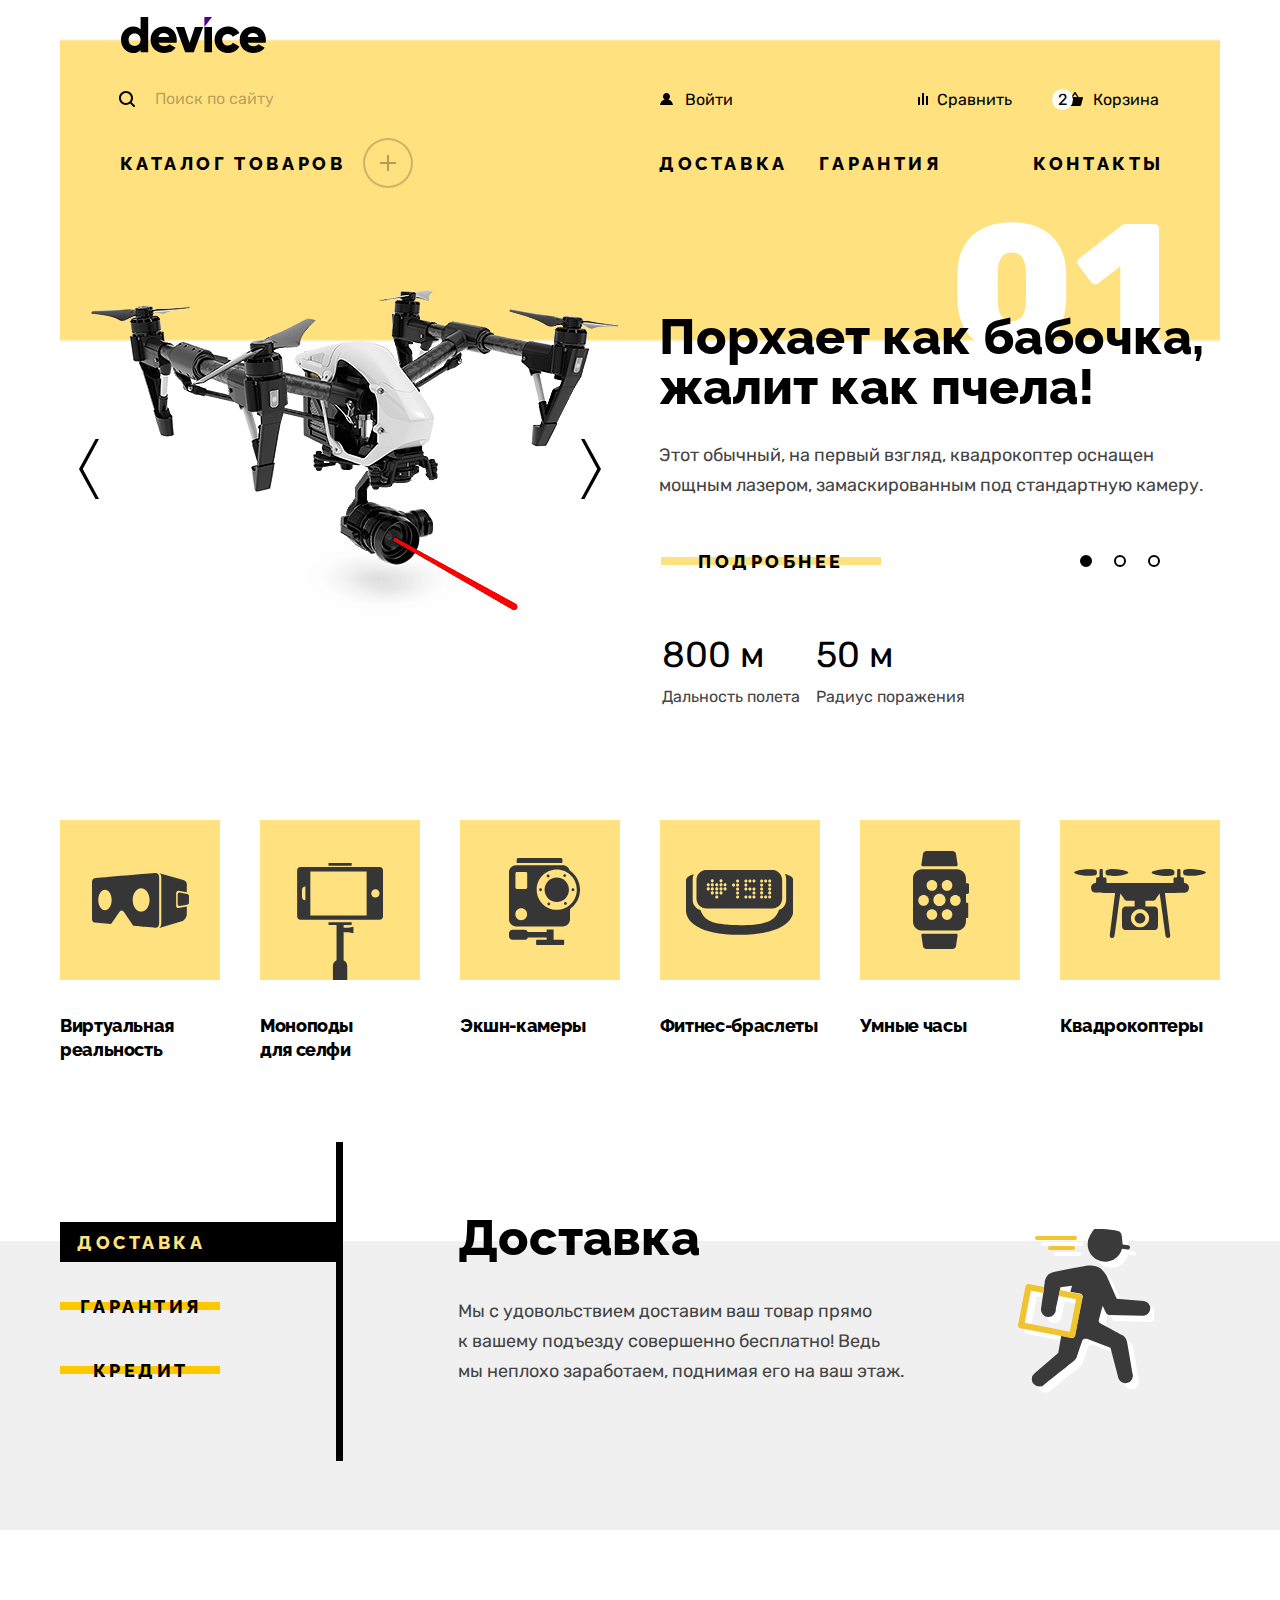
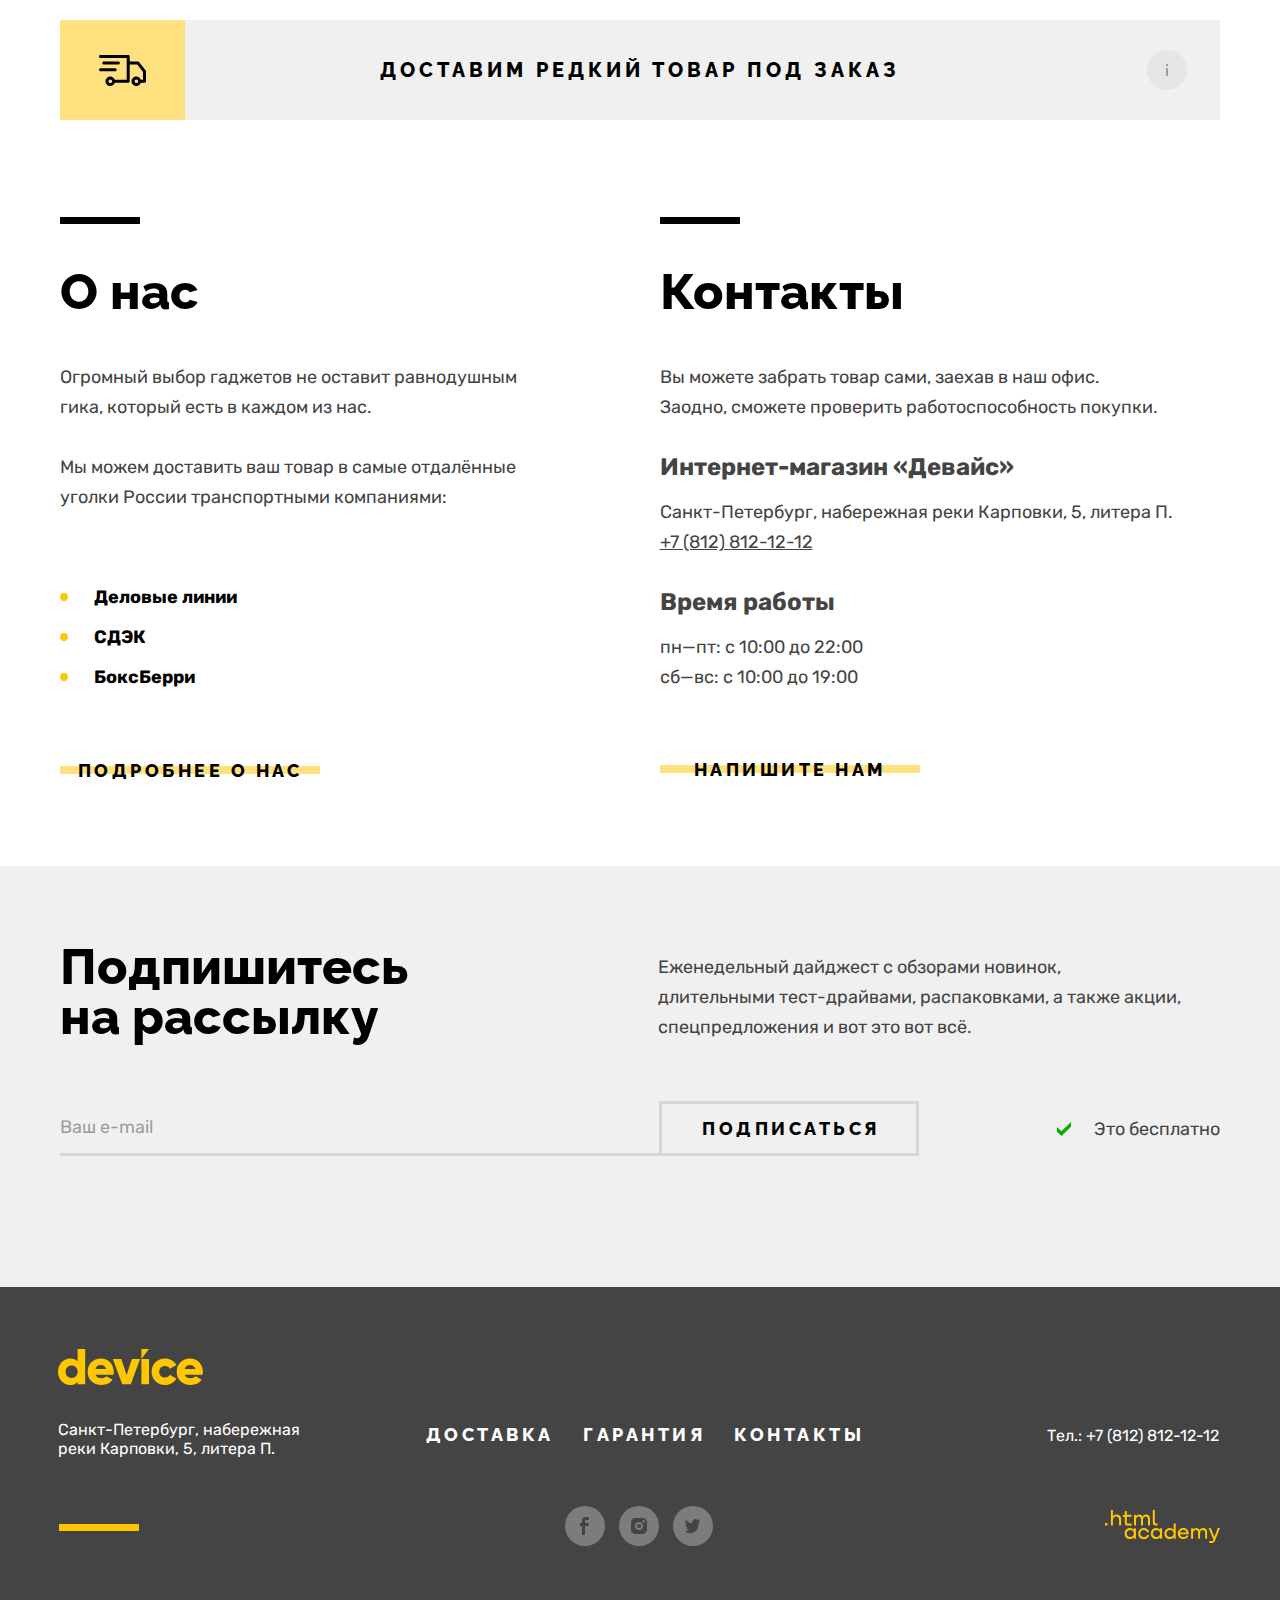
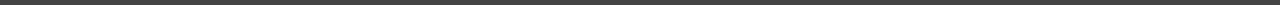
<file: index.html>
<!DOCTYPE html>
<html lang="ru">
  <head>
    <meta charset="utf-8">
    <title>HTML Academy: Девайс</title>
    <link rel="stylesheet" href="styles/styles.css">
    <link rel="icon" href="favicon.ico">
    <link rel="icon" type="image/png" sizes="32x32" href="img/favicon/favicon-32.png">
  </head>
  <body>
    <!-- Хедер   -->
    <header class="page-header">
      <!-- Центровщик -->
      <div class="wrapper">
          <!-- Логотип -->
        <a class="link logo-link" href="#">
          <img class="logo" src="img/logo/header-logo.svg" alt="Логотип магазина «Девайс»." width="145" height="36">
        </a>
        <!-- Блок с поиском, авторизацией и спецссылками -->
        <div class="user-menu">
          <!-- Поиск -->
          <form class="search" action="https://echo.htmlacademy.ru/" method="get">
            <label class="visually-hidden" for="search">Поиск</label>
            <input class="search-input" type="search" name="search" id="search" placeholder="Поиск по сайту">
            <button class="button search-button" type="submit">Найти</button>
          </form>
          <!-- Авторизация -->
          <div class="header-menu-right-wrapper">
            <div class="authorization">
              <a class="link user-menu-link user-menu-link-login" href="#">Войти</a>
            </div>
            <!-- Спецссылки -->
            <ul class="user-special-list">
              <li class="user-special-item">
                <a class="link user-menu-link user-menu-link-compare" href="#">Сравнить</a>
              </li>
              <li class="user-special-item user-special-item-cart">
                <a class="link link user-menu-link user-menu-link-cart" href="#">Корзина</a>
                <!-- Поповер с товарами в корзине -->
                <div class="popover-cart">
                  <div class="popover-cart-content">
                    <h2 class="popover-title visually-hidden">Корзина</h2>
                    <ul class="cart-list">
                      <li class="cart-item">
                        <a class="link cart-item-link" href="#">
                          <img class="cart-item-img" src="img/products/amateur-selfie-stick.jpg" alt="Любительская
                          селфи-палка." width="41" height="43">
                          <p class="cart-item-title pre-line-text">Любительская
                            селфи-палка</p>
                        </a>
                        <button class="cart-item-delite" type="button"></button>
                      </li>
                      <li class="cart-item">
                        <a class="link cart-item-link" href="#">
                          <img class="cart-item-img" src="img/products/professional-selfie-stick.jpg" alt="Профессиональная селфи-палка." width="41" height="43">
                          <p class="cart-item-title">Профессиональная селфи-палка</p>
                        </a>
                        <button class="cart-item-delite" type="button"></button>
                      </li>
                    </ul>
                    <div class="cart-total">
                      <div class="cart-total-info cart-items-number">Товаров: 2</div>
                      <div class="cart-total-info cart-items-amount">Сумма: 2000 ₽</div>
                    </div>
                    <a class="button cart-button" href="#" >Открыть корзину</a>
                  </div>
                </div>
              </li>
            </ul>
          </div>
        </div>
          <!-- Меню сайта -->
        <nav class="site-navigation">
          <div class="site-navigation-list">
            <div class="catalog-link-wrapper">
              <a class="link catalog-link" href="#">
                <span class="link site-navigation-link-catalog">Каталог товаров</span>
              </a>
              <ul class="catalog-navigation-list">
                <li class="catalog-navigation-item">
                  <a class="link catalog-navigation-link" href="#">Виртуальная реальность</a>
                </li>
                <li class="catalog-navigation-item">
                  <a class="link catalog-navigation-link" href="#">Фитнес-браслеты</a>
                </li>
                <li class="catalog-navigation-item catalog-navigation-item-copter">
                  <a class="link catalog-navigation-link" href="#">Квадрокоптеры</a>
                </li>
                <li class="catalog-navigation-item">
                  <!-- Ссылка на вторую страницу, которую размечаем -->
                  <a class="link catalog-navigation-link" href="monopods.html">Моноподы для селфи</a>
                </li>
                <li class="catalog-navigation-item catalog-navigation-item-watch">
                  <a class="link catalog-navigation-link catalog-navigation-link-watch" href="#">Умные часы</a>
                </li>
                <li class="catalog-navigation-item">
                  <a class="link catalog-navigation-link" href="#">Экшн-камеры</a>
                </li>
              </ul>
            </div>
            <div class="header-menu-right-wrapper header-menu-right-wrapper-services">
              <div class="header-menu-services-wrapper">
                <a class="link site-navigation-link site-navigation-link-services" href="#">Доставка</a>
                <a class="link site-navigation-link site-navigation-link-services warranty" href="#">Гарантия</a>
              </div>
              <a class="link site-navigation-link site-navigation-link-services header-contacts" href="#">Контакты</a>
            </div>
          </div>
        </nav>
      </div>
    </header>
    <!-- Главная часть -->
    <main class="main-container main-index">
      <h1 class="visually-hidden">Интернет-магазин "Девайс"</h1>
      <!-- Раздел со слайдером -->
      <section class="slider">
        <div class="wrapper slider-wrapper">
          <h2 class="visually-hidden">Популярные товары</h2>
          <!-- Блок с самими слайдами, т.е. с основной информацией на слайдах -->
          <div class="slider-list">
            <div class="slider-item">
              <img class="slider-img" src="img/slider/quadrocopter.png" alt="Квадрокоптер." width="560" height="560">
              <div class="slider-descr">
                <h3 class="slider-title">Порхает как бабочка, жалит как пчела!</h3>
                <p class="slider-text">
                  Этот обычный, на первый взгляд, квадрокоптер оснащен
                  мощным лазером, замаскированным под стандартную камеру.
                </p>
                <!-- Характеристики товара -->
                <table class="slider-specifications">
                  <caption class="visually-hidden">Технические характеристики товара</caption>
                  <tr class="slider-specifications-meaning">
                    <td class="slider-specifications-cell">800 м</td>
                    <td class="slider-specifications-cell">50 м</td>
                  </tr>
                  <tr class="slider-specifications-term">
                    <td class="slider-specifications-cell">Дальность полета</td>
                    <td class="slider-specifications-cell">Радиус поражения</td>
                  </tr>
                </table>
              </div>
            </div>
            <div class="slider-item visually-hidden">
              <img class="slider-img" src="img/slider/fitness-bracelet.png" alt="Фитнес-браслет." width="560" height="560">
              <div class="slider-descr">
                <h3 class="slider-title pre-line-text">Худеем
                  правильно!</h3>
                <p class="slider-text">
                  Мотивирующие фитнес-браслеты помогут найти в себе силы не пропускать занятия и
                  соблюдать диету.
                </p>
                <table class="slider-specifications">
                  <caption class="visually-hidden">Технические характеристики товара</caption>
                  <tr class="slider-specifications-meaning">
                    <td class="slider-specifications-cell">48 часов</td>
                  </tr>
                  <tr class="slider-specifications-term">
                    <td class="slider-specifications-cell">Без подзарядки</td>
                  </tr>
                </table>
              </div>
            </div>
            <div class="slider-item visually-hidden">
              <img class="slider-img" src="img/slider/selfie-stick.png" alt="Палка для селфи." width="560" height="560">
              <div class="slider-descr">
                <h3 class="slider-title">Делай селфи, как Бен Стиллер!</h3>
                <p class="slider-text">
                  Самая длинная палка для селфи доступна в нашем магазине.
                  Восемь (Восемь, Карл!) метров длиной и весом всего 5 кг.
                </p>
                <table class="slider-specifications">
                  <caption class="visually-hidden">Технические характеристики товара</caption>
                  <tr class="slider-specifications-meaning">
                    <td class="slider-specifications-cell">8,5 м</td>
                    <td class="slider-specifications-cell">5 кг</td>
                    <td class="slider-specifications-cell">Карбон</td>
                  </tr>
                  <tr class="slider-specifications-term">
                    <td class="slider-specifications-cell">Длина палки</td>
                    <td class="slider-specifications-cell">Вес палки</td>
                    <td class="slider-specifications-cell">Материал</td>
                  </tr>
                </table>
              </div>
            </div>
          </div>
          <!-- Переключатели фото одного товара внутри одного слайда       -->
          <div class="slider-arrow-list">
            <div class="slider-arrow-item">
              <button class="slider-arrow slider-prev" type="button">
                <span class="visually-hidden">Предыдущее фото</span>
              </button>
            </div>
            <div class="slider-arrow-item">
              <button class="slider-arrow slider-next" type="button">
                <span class="visually-hidden">Следующее фото</span>
              </button>
            </div>
          </div>
          <!-- Кнопка+Пагинация слайдера. Находятся в одном блоке, т.к. должны быть на одной
            горизонтальной линии -->
          <div class="slider-control-wrapper">
            <a class="button slider-button" href="#">Подробнее</a>
            <div class="slider-pagination">
            <div class="slider-pagination-item">
              <button class="button slider-pagination-button slider-pagination-button-current" type="button">
                <span class="visually-hidden">1 слайд</span>
              </button>
            </div>
            <div class="slider-pagination-item">
              <button class="button slider-pagination-button" type="button">
                <span class="visually-hidden">2 слайд</span>
              </button>
            </div>
            <div class="slider-pagination-item">
              <button class="button slider-pagination-button" type="button">
                <span class="visually-hidden">3 слайд</span>
              </button>
            </div>
            </div>
          </div>
        </div>
      </section>
      <!-- Раздел с категориями -->
      <section class="categories">
        <div class="wrapper">
          <h2 class="visually-hidden">Категории товаров</h2>
          <ul class="categories-list">
            <li class="categories-item">
              <a class="link categories-link" href="#">
                <div class="categories-icon-rect">
                  <svg class="categories-icon" width="160" height="160" viewBox="0 0 160 160" fill="none" xmlns="http://www.w3.org/2000/svg" aria-hidden="true" focusable="false">
                    <path d="M116.131 85.639V73.003C116.131 71.694 117.176 70.633 118.466 70.633L126.792 72.214V64.02C126.792 61.665 125.084 60.589 122.59 59.755L99.4034 53.175C101.019 54.566 101.292 55.215 101.292 57.571V102.78C101.292 105.136 100.842 106.846 99.3254 107.99L122.59 100.925C124.991 100.092 126.792 96.709 126.792 94.353V86.44L118.466 88.007C117.176 88.009 116.131 86.947 116.131 85.639Z" fill="#363636"/>
                    <path d="M127.129 73.979L119.531 72.535C118.523 72.535 117.707 73.364 117.707 74.386V84.254C117.707 85.277 118.523 86.106 119.531 86.106L127.129 84.675C128.283 84.256 128.953 83.846 128.953 82.823V75.83C128.953 74.808 128.187 74.323 127.129 73.979Z" fill="#363636"/>
                    <path d="M99.1704 57.483C99.1704 52.403 94.9384 53.024 94.9384 53.024C94.9384 53.024 37.8324 57.738 34.8384 58.145C31.8444 58.552 32.0014 62.532 32.0014 62.532C32.0014 62.532 32.0004 95.069 32.0004 98.812C32.0004 102.555 34.5994 102.565 34.5994 102.565L51.0764 103.968L59.2124 92.3C59.2124 92.3 60.3214 90.472 61.7174 90.472C63.1144 90.472 64.1494 92.333 64.1494 92.333L73.2104 105.854C73.2104 105.854 92.1054 107.763 95.7314 107.763C99.3574 107.762 99.1704 102.739 99.1704 102.739C99.1704 102.739 99.1704 62.563 99.1704 57.483ZM44.9824 90.192C41.2844 90.192 38.2864 85.591 38.2864 79.917C38.2864 74.243 41.2844 69.642 44.9824 69.642C48.6804 69.642 51.6784 74.243 51.6784 79.917C51.6784 85.591 48.6804 90.192 44.9824 90.192ZM81.1404 91.618C76.4784 91.618 72.6994 86.379 72.6994 79.917C72.6994 73.454 76.4794 68.215 81.1404 68.215C85.8024 68.215 89.5824 73.454 89.5824 79.917C89.5824 86.379 85.8024 91.618 81.1404 91.618Z" fill="#363636"/>
                  </svg>
                </div>
                <p class="categories-title">Виртуальная реальность</p>
              </a>
            </li>
            <li class="categories-item">
              <a class="link categories-link" href="monopods.html">
                <div class="categories-icon-rect">
                  <svg class="categories-icon" width="160" height="160" viewBox="0 0 160 160" fill="none" xmlns="http://www.w3.org/2000/svg" aria-hidden="true" focusable="false">
                    <g clip-path="url(#clip0_2867_209)">
                    <path d="M119.821 47.011H40.33C38.569 47.011 37.142 48.438 37.142 50.199V96.612C37.142 98.375 38.569 99.801 40.33 99.801H119.822C121.584 99.801 123.011 98.374 123.011 96.612V50.199C123.011 48.438 121.583 47.011 119.821 47.011ZM45.392 80.236H45.166C43.404 80.236 41.977 78.807 41.977 77.047V69.764C41.977 68.003 43.404 66.576 45.166 66.576H45.392V80.236ZM106.623 95.408H50.341V51.402H106.623V95.408ZM115.4 77.552C113.111 77.552 111.254 75.697 111.254 73.405C111.254 71.113 113.11 69.258 115.4 69.258C117.691 69.258 119.548 71.113 119.548 73.405C119.548 75.697 117.691 77.552 115.4 77.552Z" fill="#363636"/>
                    <path d="M91.654 43H68.497V45.758H91.654V43Z" fill="#363636"/>
                    <path d="M83.608 107.861V104.888H91.654V102.13H68.498V104.888H76.543V140.134C74.404 141.072 72.908 143.206 72.908 145.693V160H87.243V145.693C87.243 143.207 85.748 141.072 83.607 140.136V112.146H88.403L93.454 113.359V106.648L88.403 107.861H83.608Z" fill="#363636"/>
                    </g>
                    <defs>
                    <clipPath id="clip0_7242:200">
                    <rect width="86" height="117" fill="white" transform="translate(37 43)"/>
                    </clipPath>
                    </defs>
                  </svg>
                </div>
                <p class="categories-title pre-line-text">Моноподы
                  для селфи</p>
              </a>
            </li>
            <li class="categories-item">
              <a class="link categories-link" href="#">
                <div class="categories-icon-rect">
                  <svg class="categories-icon" width="160" height="160" viewBox="0 0 160 160" fill="none" xmlns="http://www.w3.org/2000/svg" aria-hidden="true" focusable="false">
                    <g clip-path="url(#clip0_7242:201)">
                    <path d="M102.349 39.49C102.349 38.754 101.771 38 101.038 38H58.053C57.32 38 56.672 38.754 56.672 39.49V43.012H102.348L102.349 39.49Z" fill="#363636"/>
                    <path d="M103.202 119.809H93.605V109.426H86.647V111.933H67.774C67.237 110.679 66.017 109.785 64.593 109.785H52.559C50.642 109.784 49 111.387 49 113.311V116.329C49 118.253 50.642 119.809 52.559 119.809H64.594C66.105 119.809 67.386 118.913 67.863 117.483H86.648V119.809H77.13C76.597 119.809 76.12 120.246 76.12 120.781V123.953C76.12 124.488 76.598 125.001 77.13 125.001H103.202C103.735 125.001 104.132 124.488 104.132 123.953V120.78C104.132 120.245 103.735 119.809 103.202 119.809Z" fill="#363636"/>
                    <path d="M109.666 50.39C108.805 47.453 106.099 45.34 102.895 45.34H56.148C52.25 45.34 49 48.449 49 52.361V99.261C49 103.173 52.25 106.382 56.148 106.382H102.895C106.793 106.382 110.021 103.173 110.021 99.261V88.915C116.087 84.711 120.022 77.704 120.022 69.751C120.021 61.672 115.89 54.57 109.666 50.39ZM61.238 100.151C57.979 100.151 55.337 97.501 55.337 94.23C55.337 90.96 57.979 88.308 61.238 88.308C64.497 88.308 67.14 90.96 67.14 94.23C67.14 97.501 64.497 100.151 61.238 100.151ZM67.199 67.546C67.199 68.332 66.564 68.968 65.781 68.968H56.841C56.058 68.968 55.423 68.331 55.423 67.546V53.386C55.423 52.6 56.058 51.963 56.841 51.963H65.78C66.563 51.963 67.198 52.6 67.198 53.386L67.199 67.546ZM96.762 89.858C85.686 89.858 76.705 80.848 76.705 69.735C76.705 58.622 85.685 49.611 96.762 49.611C107.839 49.611 116.82 58.621 116.82 69.735C116.82 80.849 107.839 89.858 96.762 89.858Z" fill="#363636"/>
                    <path d="M96.762 81.964C103.493 81.964 108.95 76.4889 108.95 69.735C108.95 62.9811 103.493 57.506 96.762 57.506C90.0308 57.506 84.574 62.9811 84.574 69.735C84.574 76.4889 90.0308 81.964 96.762 81.964Z" fill="#363636"/>
                    <path d="M80.562 71.171C81.3545 71.171 81.997 70.5285 81.997 69.736C81.997 68.9435 81.3545 68.301 80.562 68.301C79.7695 68.301 79.127 68.9435 79.127 69.736C79.127 70.5285 79.7695 71.171 80.562 71.171Z" fill="#363636"/>
                    <path d="M112.963 71.171C113.756 71.171 114.398 70.5285 114.398 69.736C114.398 68.9435 113.756 68.301 112.963 68.301C112.17 68.301 111.528 68.9435 111.528 69.736C111.528 70.5285 112.17 71.171 112.963 71.171Z" fill="#363636"/>
                    <path d="M88.109 57.429C88.9015 57.429 89.544 56.7865 89.544 55.994C89.544 55.2015 88.9015 54.559 88.109 54.559C87.3165 54.559 86.674 55.2015 86.674 55.994C86.674 56.7865 87.3165 57.429 88.109 57.429Z" fill="#363636"/>
                    <path d="M105.415 84.912C106.205 84.912 106.845 84.2691 106.845 83.476C106.845 82.6829 106.205 82.04 105.415 82.04C104.625 82.04 103.985 82.6829 103.985 83.476C103.985 84.2691 104.625 84.912 105.415 84.912Z" fill="#363636"/>
                    <path d="M104.697 57C105.49 57 106.132 56.3575 106.132 55.565C106.132 54.7725 105.49 54.13 104.697 54.13C103.904 54.13 103.262 54.7725 103.262 55.565C103.262 56.3575 103.904 57 104.697 57Z" fill="#363636"/>
                    <path d="M88.828 85.341C89.6205 85.341 90.263 84.6985 90.263 83.906C90.263 83.1135 89.6205 82.471 88.828 82.471C88.0355 82.471 87.393 83.1135 87.393 83.906C87.393 84.6985 88.0355 85.341 88.828 85.341Z" fill="#363636"/>
                    </g>
                    <defs>
                    <clipPath id="clip0_7242:201">
                    <rect width="71" height="87" fill="white" transform="translate(49 38)"/>
                    </clipPath>
                    </defs>
                  </svg>
                </div>
                <p class="categories-title">Экшн-камеры</p>
              </a>
            </li>
            <li class="categories-item">
              <a class="link categories-link" href="#">
                <div class="categories-icon-rect">
                  <svg class="categories-icon" width="160" height="160" viewBox="0 0 160 160" fill="none" xmlns="http://www.w3.org/2000/svg" aria-hidden="true" focusable="false">
                    <g clip-path="url(#clip0_7242:202)">
                    <path d="M124.967 54.074C125.719 55.515 126.176 57.154 126.176 58.892V79.994C126.176 84.61 123.084 88.521 118.93 89.894C117.605 93.881 115.152 97.748 110.879 100.326C102.203 105.557 79.755 105.163 79.681 105.163C79.603 105.163 57.168 105.558 48.492 100.326C44.276 97.781 41.784 93.979 40.45 90.047C36.032 88.838 32.694 84.796 32.694 79.994V58.893C32.694 57.205 33.121 55.611 33.833 54.2C30.17 55.109 26 56.918 26 60.434C26 66.677 26 86.121 26 90.417C26 100.668 37.839 114.85 79.657 114.85C121.477 114.85 133.314 100.668 133.314 90.417C133.314 86.121 133.314 66.677 133.314 60.434C133.313 56.75 128.738 54.94 124.967 54.074Z" fill="#363636"/>
                    <path d="M46.561 88.459H112.084C117.648 88.459 122.158 83.946 122.158 78.382V59.935C122.158 54.372 117.648 49.86 112.084 49.86H46.561C40.997 49.86 36.486 54.371 36.486 59.935V78.382C36.486 83.946 40.997 88.459 46.561 88.459ZM109.695 59.468C110.562 59.468 111.264 60.171 111.264 61.038C111.264 61.904 110.562 62.607 109.695 62.607C108.828 62.607 108.127 61.904 108.127 61.038C108.127 60.17 108.828 59.468 109.695 59.468ZM109.695 63.507C110.562 63.507 111.264 64.21 111.264 65.075C111.264 65.942 110.562 66.644 109.695 66.644C108.828 66.644 108.127 65.942 108.127 65.075C108.127 64.21 108.828 63.507 109.695 63.507ZM109.695 67.546C110.562 67.546 111.264 68.248 111.264 69.115C111.264 69.981 110.562 70.684 109.695 70.684C108.828 70.684 108.127 69.981 108.127 69.115C108.127 68.248 108.828 67.546 109.695 67.546ZM109.695 71.373C110.562 71.373 111.264 72.077 111.264 72.942C111.264 73.809 110.562 74.51 109.695 74.51C108.828 74.51 108.127 73.809 108.127 72.942C108.127 72.076 108.828 71.373 109.695 71.373ZM109.695 75.412C110.562 75.412 111.264 76.114 111.264 76.981C111.264 77.846 110.562 78.549 109.695 78.549C108.828 78.549 108.127 77.845 108.127 76.981C108.127 76.114 108.828 75.412 109.695 75.412ZM105.656 59.468C106.523 59.468 107.224 60.171 107.224 61.038C107.224 61.904 106.523 62.607 105.656 62.607C104.791 62.607 104.088 61.904 104.088 61.038C104.088 60.17 104.791 59.468 105.656 59.468ZM105.656 75.412C106.523 75.412 107.224 76.114 107.224 76.981C107.224 77.846 106.523 78.549 105.656 78.549C104.791 78.549 104.088 77.845 104.088 76.981C104.088 76.114 104.791 75.412 105.656 75.412ZM101.619 59.468C102.484 59.468 103.187 60.171 103.187 61.038C103.187 61.904 102.484 62.607 101.619 62.607C100.752 62.607 100.05 61.904 100.05 61.038C100.05 60.17 100.752 59.468 101.619 59.468ZM101.619 63.507C102.484 63.507 103.187 64.21 103.187 65.075C103.187 65.942 102.484 66.644 101.619 66.644C100.752 66.644 100.05 65.942 100.05 65.075C100.05 64.21 100.752 63.507 101.619 63.507ZM101.619 67.546C102.484 67.546 103.187 68.248 103.187 69.115C103.187 69.981 102.484 70.684 101.619 70.684C100.752 70.684 100.05 69.981 100.05 69.115C100.05 68.248 100.752 67.546 101.619 67.546ZM101.619 71.373C102.484 71.373 103.187 72.077 103.187 72.942C103.187 73.809 102.484 74.51 101.619 74.51C100.752 74.51 100.05 73.809 100.05 72.942C100.05 72.076 100.752 71.373 101.619 71.373ZM101.619 75.412C102.484 75.412 103.187 76.114 103.187 76.981C103.187 77.846 102.484 78.549 101.619 78.549C100.752 78.549 100.05 77.845 100.05 76.981C100.05 76.114 100.752 75.412 101.619 75.412ZM93.965 59.468C94.832 59.468 95.533 60.171 95.533 61.038C95.533 61.904 94.832 62.607 93.965 62.607C93.098 62.607 92.397 61.904 92.397 61.038C92.396 60.17 93.1 59.468 93.965 59.468ZM93.965 67.546C94.832 67.546 95.533 68.248 95.533 69.115C95.533 69.981 94.832 70.684 93.965 70.684C93.098 70.684 92.397 69.981 92.397 69.115C92.396 68.248 93.1 67.546 93.965 67.546ZM93.965 71.427C94.832 71.427 95.533 72.128 95.533 72.995C95.533 73.86 94.832 74.564 93.965 74.564C93.098 74.564 92.397 73.86 92.397 72.995C92.396 72.128 93.1 71.427 93.965 71.427ZM93.965 75.412C94.832 75.412 95.533 76.114 95.533 76.981C95.533 77.846 94.832 78.549 93.965 78.549C93.098 78.549 92.397 77.845 92.397 76.981C92.396 76.114 93.1 75.412 93.965 75.412ZM89.926 59.468C90.793 59.468 91.496 60.171 91.496 61.038C91.496 61.904 90.793 62.607 89.926 62.607C89.061 62.607 88.357 61.904 88.357 61.038C88.356 60.17 89.061 59.468 89.926 59.468ZM89.926 67.546C90.793 67.546 91.496 68.248 91.496 69.115C91.496 69.981 90.793 70.684 89.926 70.684C89.061 70.684 88.357 69.981 88.357 69.115C88.356 68.248 89.061 67.546 89.926 67.546ZM89.926 75.412C90.793 75.412 91.496 76.114 91.496 76.981C91.496 77.846 90.793 78.549 89.926 78.549C89.061 78.549 88.357 77.845 88.357 76.981C88.356 76.114 89.061 75.412 89.926 75.412ZM85.888 59.468C86.753 59.468 87.457 60.171 87.457 61.038C87.457 61.904 86.753 62.607 85.888 62.607C85.021 62.607 84.32 61.904 84.32 61.038C84.319 60.17 85.021 59.468 85.888 59.468ZM85.888 63.507C86.753 63.507 87.457 64.21 87.457 65.075C87.457 65.942 86.753 66.644 85.888 66.644C85.021 66.644 84.32 65.942 84.32 65.075C84.319 64.21 85.021 63.507 85.888 63.507ZM85.888 67.546C86.753 67.546 87.457 68.248 87.457 69.115C87.457 69.981 86.753 70.684 85.888 70.684C85.021 70.684 84.32 69.981 84.32 69.115C84.319 68.248 85.021 67.546 85.888 67.546ZM85.888 75.412C86.753 75.412 87.457 76.114 87.457 76.981C87.457 77.846 86.753 78.549 85.888 78.549C85.021 78.549 84.32 77.845 84.32 76.981C84.319 76.114 85.021 75.412 85.888 75.412ZM77.598 59.468C78.465 59.468 79.167 60.171 79.167 61.038C79.167 61.904 78.465 62.607 77.598 62.607C76.731 62.607 76.03 61.904 76.03 61.038C76.029 60.17 76.731 59.468 77.598 59.468ZM77.598 63.507C78.465 63.507 79.167 64.21 79.167 65.075C79.167 65.942 78.465 66.644 77.598 66.644C76.731 66.644 76.03 65.942 76.03 65.075C76.029 64.21 76.731 63.507 77.598 63.507ZM77.598 67.546C78.465 67.546 79.167 68.248 79.167 69.115C79.167 69.981 78.465 70.684 77.598 70.684C76.731 70.684 76.03 69.981 76.03 69.115C76.029 68.248 76.731 67.546 77.598 67.546ZM77.598 71.427C78.465 71.427 79.167 72.128 79.167 72.995C79.167 73.86 78.465 74.564 77.598 74.564C76.731 74.564 76.03 73.86 76.03 72.995C76.029 72.128 76.731 71.427 77.598 71.427ZM77.598 75.412C78.465 75.412 79.167 76.114 79.167 76.981C79.167 77.846 78.465 78.549 77.598 78.549C76.731 78.549 76.03 77.845 76.03 76.981C76.029 76.114 76.731 75.412 77.598 75.412ZM73.559 63.507C74.426 63.507 75.127 64.21 75.127 65.075C75.127 65.942 74.426 66.644 73.559 66.644C72.692 66.644 71.99 65.942 71.99 65.075C71.99 64.21 72.691 63.507 73.559 63.507ZM65.057 63.295C65.922 63.295 66.626 63.998 66.626 64.863C66.626 65.73 65.922 66.432 65.057 66.432C64.19 66.432 63.486 65.729 63.486 64.863C63.486 63.998 64.189 63.295 65.057 63.295ZM65.057 67.333C65.922 67.333 66.626 68.036 66.626 68.903C66.626 69.769 65.922 70.473 65.057 70.473C64.19 70.473 63.486 69.769 63.486 68.903C63.486 68.036 64.189 67.333 65.057 67.333ZM61.018 59.255C61.883 59.255 62.586 59.958 62.586 60.825C62.586 61.691 61.882 62.393 61.018 62.393C60.151 62.393 59.449 61.69 59.449 60.825C59.449 59.958 60.15 59.255 61.018 59.255ZM61.018 63.295C61.883 63.295 62.586 63.998 62.586 64.863C62.586 65.73 61.882 66.432 61.018 66.432C60.151 66.432 59.449 65.729 59.449 64.863C59.449 63.998 60.15 63.295 61.018 63.295ZM61.018 67.333C61.883 67.333 62.586 68.036 62.586 68.903C62.586 69.769 61.882 70.473 61.018 70.473C60.151 70.473 59.449 69.769 59.449 68.903C59.449 68.036 60.15 67.333 61.018 67.333ZM61.018 71.373C61.883 71.373 62.586 72.077 62.586 72.942C62.586 73.809 61.882 74.51 61.018 74.51C60.151 74.51 59.449 73.809 59.449 72.942C59.449 72.076 60.15 71.373 61.018 71.373ZM56.764 63.295C57.631 63.295 58.333 63.998 58.333 64.863C58.333 65.73 57.631 66.432 56.764 66.432C55.897 66.432 55.196 65.729 55.196 64.863C55.196 63.998 55.897 63.295 56.764 63.295ZM56.764 67.333C57.631 67.333 58.333 68.036 58.333 68.903C58.333 69.769 57.631 70.473 56.764 70.473C55.897 70.473 55.196 69.769 55.196 68.903C55.196 68.036 55.897 67.333 56.764 67.333ZM56.764 71.373C57.631 71.373 58.333 72.077 58.333 72.942C58.333 73.809 57.631 74.51 56.764 74.51C55.897 74.51 55.196 73.809 55.196 72.942C55.196 72.076 55.897 71.373 56.764 71.373ZM56.764 75.412C57.631 75.412 58.333 76.114 58.333 76.981C58.333 77.846 57.631 78.549 56.764 78.549C55.897 78.549 55.196 77.845 55.196 76.981C55.196 76.114 55.897 75.412 56.764 75.412ZM52.3 59.255C53.167 59.255 53.871 59.958 53.871 60.825C53.871 61.691 53.167 62.393 52.3 62.393C51.435 62.393 50.731 61.69 50.731 60.825C50.731 59.958 51.435 59.255 52.3 59.255ZM52.3 63.295C53.167 63.295 53.871 63.998 53.871 64.863C53.871 65.73 53.167 66.432 52.3 66.432C51.435 66.432 50.731 65.729 50.731 64.863C50.731 63.998 51.435 63.295 52.3 63.295ZM52.3 67.333C53.167 67.333 53.871 68.036 53.871 68.903C53.871 69.769 53.167 70.473 52.3 70.473C51.435 70.473 50.731 69.769 50.731 68.903C50.731 68.036 51.435 67.333 52.3 67.333ZM52.3 71.373C53.167 71.373 53.871 72.077 53.871 72.942C53.871 73.809 53.167 74.51 52.3 74.51C51.435 74.51 50.731 73.809 50.731 72.942C50.731 72.076 51.435 71.373 52.3 71.373ZM48.263 63.295C49.128 63.295 49.832 63.998 49.832 64.863C49.832 65.73 49.128 66.432 48.263 66.432C47.396 66.432 46.694 65.729 46.694 64.863C46.694 63.998 47.396 63.295 48.263 63.295ZM48.263 67.333C49.128 67.333 49.832 68.036 49.832 68.903C49.832 69.769 49.128 70.473 48.263 70.473C47.396 70.473 46.694 69.769 46.694 68.903C46.694 68.036 47.396 67.333 48.263 67.333Z" fill="#363636"/>
                    </g>
                    <defs>
                    <clipPath id="clip0_7242:202">
                    <rect width="107" height="65" fill="white" transform="translate(26 50)"/>
                    </clipPath>
                    </defs>
                  </svg>
                </div>
                <p class="categories-title">Фитнес-браслеты</p>
              </a>
            </li>
            <li class="categories-item">
              <a class="link categories-link" href="#">
                <div class="categories-icon-rect">
                  <svg class="categories-icon" width="160" height="160" viewBox="0 0 160 160" fill="none" xmlns="http://www.w3.org/2000/svg" aria-hidden="true" focusable="false">
                    <g clip-path="url(#clip0_7242:203)">
                    <path d="M107.494 63.197H105.979V58.557C105.979 53.505 101.892 49.371 96.897 49.371H62.082C57.086 49.372 53 53.505 53 58.557V101.425C53 106.477 57.087 110.61 62.083 110.61H96.898C101.893 110.61 105.98 106.477 105.98 101.425V98.01H107.495C107.91 98.01 108.252 97.666 108.252 97.246V83.467C108.252 83.046 107.91 82.701 107.495 82.701H105.98V73.913H107.495C108.327 73.913 109.009 73.225 109.009 72.382V64.728C109.008 63.886 108.326 63.197 107.494 63.197ZM87.082 60.088C90.008 60.088 92.381 62.486 92.381 65.446C92.381 68.406 90.008 70.804 87.082 70.804C84.156 70.804 81.784 68.406 81.784 65.446C81.784 62.486 84.156 60.088 87.082 60.088ZM71.945 60.088C74.87 60.088 77.243 62.486 77.243 65.446C77.243 68.406 74.87 70.804 71.945 70.804C69.019 70.804 66.647 68.406 66.647 65.446C66.647 62.486 69.019 60.088 71.945 60.088ZM58.297 80.397C58.297 77.438 60.668 75.039 63.595 75.039C66.521 75.039 68.893 77.438 68.893 80.397C68.893 83.356 66.52 85.755 63.595 85.755C60.668 85.756 58.297 83.356 58.297 80.397ZM71.945 99.894C69.019 99.894 66.647 97.496 66.647 94.536C66.647 91.576 69.019 89.178 71.945 89.178C74.87 89.178 77.243 91.576 77.243 94.536C77.243 97.496 74.87 99.894 71.945 99.894ZM73.435 79.991C73.435 76.609 76.146 73.867 79.49 73.867C82.834 73.867 85.545 76.609 85.545 79.991C85.545 83.373 82.834 86.115 79.49 86.115C76.146 86.114 73.435 83.373 73.435 79.991ZM87.082 99.894C84.156 99.894 81.784 97.496 81.784 94.536C81.784 91.576 84.156 89.178 87.082 89.178C90.008 89.178 92.381 91.576 92.381 94.536C92.381 97.496 90.008 99.894 87.082 99.894ZM95.384 85.756C92.457 85.756 90.086 83.357 90.086 80.398C90.086 77.439 92.457 75.04 95.384 75.04C98.31 75.04 100.682 77.439 100.682 80.398C100.682 83.356 98.31 85.756 95.384 85.756Z" fill="#363636"/>
                    <path d="M62.646 46.31H96.333C97.176 46.31 97.765 45.629 97.639 44.796L96.023 34.028C96.023 34.028 96.023 34.027 96.021 34.026C95.771 32.362 94.189 31 92.506 31H66.474C64.788 31 63.206 32.362 62.957 34.028L61.342 44.795C61.217 45.628 61.803 46.31 62.646 46.31Z" fill="#363636"/>
                    <path d="M96.333 113.671H62.646C61.803 113.671 61.217 114.354 61.342 115.187L62.957 125.954C63.207 127.62 64.789 128.982 66.473 128.982H92.505C94.189 128.982 95.771 127.62 96.022 125.956V125.954L97.637 115.187C97.765 114.354 97.176 113.671 96.333 113.671Z" fill="#363636"/>
                    </g>
                    <defs>
                    <clipPath id="clip0_7242:203">
                    <rect width="56" height="98" fill="white" transform="translate(53 31)"/>
                    </clipPath>
                    </defs>
                  </svg>
                </div>
                <p class="categories-title">Умные часы</p>
              </a>
            </li>
            <li class="categories-item">
              <a class="link categories-link" href="#">
                <div class="categories-icon-rect">
                  <svg class="categories-icon" width="160" height="160" viewBox="0 0 160 160" fill="none" xmlns="http://www.w3.org/2000/svg" aria-hidden="true" focusable="false">
                    <g clip-path="url(#clip0_7242:204)">
                    <path d="M26.0522 49.2579C20.5073 49.7452 15.8383 50.8507 14.5752 51.9303C13.8525 52.5465 13.8525 52.5465 14.3428 53.0865C14.9873 53.8062 18.0562 54.7315 21.5904 55.3228C25.5884 55.9908 34.1002 56.0162 35.3135 55.3741C36.5254 54.7061 36.9375 53.9605 36.9375 52.3927C36.9375 50.774 36.3184 49.9767 34.7197 49.5402C33.2739 49.1543 28.9414 49 26.0522 49.2579Z" fill="#363636"/>
                    <path d="M39.7744 49.4883C39.645 49.7715 39.5161 51.5962 39.5161 53.6001C39.5161 57.6611 39.6714 57.3784 37.3242 57.5332L36.2934 57.6103L36.0351 62.6986L34.8486 62.9818C32.2695 63.6498 30.8496 65.577 31.0571 68.2762C31.185 70.2034 32.0879 71.617 33.6357 72.3631C34.7446 72.8763 35.1054 72.9012 44.8818 72.9012C50.4267 72.9012 55.019 72.9798 55.0703 73.0819C55.1211 73.2103 53.9609 82.4891 52.4907 93.7206C51.0459 104.951 49.8075 114.718 49.7822 115.387C49.7309 117.004 50.6084 118.008 52.1299 118.008C53.3672 118.008 54.1416 117.366 54.4512 116.106C54.5806 115.593 55.9468 105.773 57.4693 94.285C58.9913 82.8221 60.3321 73.4163 60.4097 73.4163C60.5127 73.4163 61.4927 74.8294 62.6021 76.552C65.542 81.178 65.001 80.8689 70.2374 80.8689H74.5958V86.4987L69.463 86.5758C64.7428 86.6529 64.253 86.7028 63.5817 87.191C62.0089 88.3482 61.9567 88.606 61.9567 98.1676C61.9567 107.702 61.9831 107.96 63.4792 109.217L64.3303 109.913H95.6955L96.5461 109.217C98.0422 107.96 98.0666 107.702 98.0666 98.1676C98.0666 88.6061 98.0157 88.3483 96.4436 87.191C95.7727 86.7027 95.2825 86.6529 90.5618 86.5758L85.43 86.4987V80.8689H89.7894C95.0238 80.8689 94.4828 81.178 97.4232 76.552C98.5336 74.8293 99.513 73.4163 99.6166 73.4163C99.6928 73.4163 101.035 82.8221 102.556 94.285C104.079 105.773 105.446 115.593 105.575 116.106C105.884 117.366 106.657 118.008 107.896 118.008C109.417 118.008 110.295 117.004 110.243 115.387C110.217 114.718 108.979 104.951 107.534 93.7206C106.065 82.4892 104.903 73.2103 104.956 73.0819C105.006 72.9798 109.597 72.9012 115.145 72.9012C124.92 72.9012 125.281 72.8763 126.389 72.3631C127.937 71.617 128.839 70.2034 128.968 68.2762C129.175 65.577 127.757 63.6497 125.177 62.9818L123.99 62.6986L123.734 57.6103L122.702 57.5332C120.355 57.3784 120.508 57.6611 120.508 53.6001C120.508 51.5962 120.38 49.7715 120.251 49.4883C120.045 49.1284 119.708 49 118.884 49C118.265 49 117.646 49.1284 117.464 49.3086C117.258 49.5142 117.155 50.7739 117.155 53.2407C117.155 55.708 117.052 56.9678 116.845 57.1728C116.665 57.3525 115.944 57.4809 115.196 57.4809C113.57 57.4809 113.544 57.5331 113.544 60.5913V62.8784H46.4805V60.5913C46.4805 57.5332 46.4556 57.4809 44.8306 57.4809C44.0821 57.4809 43.3604 57.3525 43.1802 57.1728C42.9727 56.9677 42.8701 55.708 42.8701 53.2407C42.8701 50.7739 42.7671 49.5141 42.5605 49.3086C42.3798 49.1284 41.7602 49 41.1416 49C40.3169 49 39.9814 49.1285 39.7744 49.4883ZM82.6172 89.6084C85.5059 90.5068 88.0088 93.001 88.7831 95.7764C89.2216 97.3194 89.0928 99.9922 88.499 101.56C87.8027 103.435 85.8144 105.569 83.9336 106.495C82.6436 107.137 82.1797 107.214 80.0127 107.214C77.8462 107.214 77.3818 107.137 76.0923 106.495C74.208 105.569 72.2232 103.435 71.5264 101.56C70.9336 99.9922 70.8037 97.3194 71.2427 95.7764C71.9907 93.0528 74.4922 90.5069 77.3042 89.6084C79.3164 88.9659 80.6045 88.9659 82.6172 89.6084Z" fill="#363636"/>
                    <path d="M77.7939 93.4375C75.7573 94.3633 74.2871 97.0869 74.7251 99.168C75.499 102.845 79.5482 104.721 82.7206 102.87C84.706 101.712 85.7119 99.3232 85.1719 97.0869C84.6035 94.6963 82.4375 92.9492 80.0127 92.9492C79.3672 92.9493 78.3872 93.1807 77.7939 93.4375Z" fill="#363636"/>
                    <path d="M50.0918 49.1543C46.1714 49.8223 45.5786 50.2852 45.5786 52.5981C45.5786 54.4228 46.0425 55.0141 47.8467 55.5537C49.3965 56.0161 55.0191 56.0679 58.3467 55.6821C65.2075 54.8598 69.6685 53.1377 68.0454 51.9301C66.7803 51.0302 63.1431 50.0536 58.9912 49.54C56.5156 49.232 50.9951 49 50.0918 49.1543Z" fill="#363636"/>
                    <path d="M103.484 49.2579C97.1651 49.8482 91.6201 51.339 91.6201 52.4439C91.6201 54.1661 99.4609 55.9136 107.25 55.9395C113.054 55.9395 114.446 55.2974 114.446 52.5982C114.446 50.774 113.827 49.9766 112.073 49.5142C110.424 49.1026 106.398 49 103.484 49.2579Z" fill="#363636"/>
                    <path d="M126.776 49.2833C124.996 49.5143 123.758 50.0538 123.346 50.774C122.959 51.5445 123.036 53.6778 123.5 54.3458C124.428 55.6568 125.152 55.8111 130.568 55.8111C134.229 55.8111 136.37 55.6822 138.435 55.3228C141.969 54.7315 145.038 53.8062 145.683 53.0865C146.173 52.5465 146.173 52.5465 145.45 51.9303C144.109 50.7994 139.492 49.7452 133.534 49.2579C130.053 48.9747 129.046 48.9747 126.776 49.2833Z" fill="#363636"/>
                    </g>
                    <defs>
                    <clipPath id="clip0_7242:204">
                    <rect width="132" height="69" fill="white" transform="translate(14 49)"/>
                    </clipPath>
                    </defs>
                  </svg>
                </div>
                <p class="categories-title">Квадрокоптеры</p>
              </a>
            </li>
          </ul>
        </div>
      </section>
      <!-- Блок с услугами -->
      <section class="services">
        <div class="wrapper services-wrapper">
          <h2 class="visually-hidden">Услуги</h2>
          <!-- Нумерованный список - потому что каждая кнопка привязана к
          определенному описанию -->
          <ol class="services-tab-list">
            <li class="services-tab-item">
              <button class="button button-bright services-tab-link services-tab-link-current" type="button">Доставка</button>
            </li>
            <li class="services-tab-item">
              <button class="button button-bright services-tab-link" type="button">Гарантия</button>
            </li>
            <li class="services-tab-item">
              <button class="button button-bright services-tab-link" type="button">Кредит</button>
            </li>
          </ol>
          <ul class="services-list">
            <li class="services-item services-item-delivery">
              <div class="services-descr">
                <h3 class="services-title">Доставка</h3>
                <p class="services-text pre-line-text">Мы с удовольствием доставим ваш товар прямо
                  к вашему подъезду совершенно бесплатно! Ведь
                  мы неплохо заработаем, поднимая его на ваш этаж.</p>
              </div>
            </li>
            <li class="services-item services-item-warranty visually-hidden">
              <div class="services-descr">
                <h3 class="services-title">Гарантия</h3>
                <p class="services-text pre-line-text">Если из-за возгорания купленного у нас товара у вас
                  сгорит дом — не переживайте, мы выдадим вам новый.
                  Товар, не дом, конечно же.</p>
              </div>
            </li>
            <li class="services-item services-item-credit visually-hidden">
              <div class="services-descr">
                <h3 class="services-title">Кредит</h3>
                <p class="services-text pre-line-text">Залезть в долговую яму стало проще! Кредитные
                  консультанты подберут для вас наиболее выгодные
                  условия кредита. Выгодные для банка, разумеется.</p>
              </div>
            </li>
          </ul>
        </div>
      </section>
      <!-- Раздел с предложением -->
      <section class="banner">
        <div class="wrapper banner-wrapper">
          <h2 class="visually-hidden">Заказ редкого товара</h2>
          <a class="link banner-link" href="#">
            <div class="banner-icon-rect">
              <svg class="banner-icon" width="125" height="100" viewBox="0 0 125 100" fill="none" xmlns="http://www.w3.org/2000/svg" aria-hidden="true" focusable="false">
                <g clip-path="url(#clip0_556:358)">
                <path d="M85.7 50.4L79.2 42.2C78.9 41.8 78.5 41.6 78 41.6H69.7V36.5C69.7 35.7 69 35 68.2 35H40.5C39.7 35 39 35.7 39 36.5C39 37.3 39.7 38 40.5 38H66.7V43.1V59.7H54.8C54.2 57.8 52.4 56.4 50.3 56.4C47.7 56.4 45.5 58.6 45.5 61.2C45.5 63.8 47.7 66 50.3 66C52.4 66 54.2 64.6 54.8 62.7H68.2C69 62.7 69.7 62 69.7 61.2V44.6H77.3L83 51.9V59.8H80.8C80.2 57.9 78.4 56.5 76.3 56.5C73.7 56.5 71.5 58.7 71.5 61.3C71.5 63.9 73.6 66.1 76.3 66.1C78.4 66.1 80.2 64.7 80.8 62.8H84.5C85.3 62.8 86 62.1 86 61.3V51.4C86 51 85.9 50.7 85.7 50.4ZM50.3 63C49.3 63 48.5 62.2 48.5 61.2C48.5 60.2 49.3 59.4 50.3 59.4C51.3 59.4 52.1 60.2 52.1 61.2C52.1 62.2 51.2 63 50.3 63ZM76.4 63C75.4 63 74.6 62.2 74.6 61.2C74.6 60.2 75.4 59.4 76.4 59.4C77.4 59.4 78.2 60.2 78.2 61.2C78.2 62.2 77.3 63 76.4 63Z" fill="black"/>
                <path d="M58.4 44.6C59.2 44.6 59.9 43.9 59.9 43.1C59.9 42.3 59.2 41.6 58.4 41.6H43.8C43 41.6 42.3 42.3 42.3 43.1C42.3 43.9 43 44.6 43.8 44.6H58.4Z" fill="black"/>
                <path d="M56.7 49.7C56.7 48.9 56 48.2 55.2 48.2H40.5C39.7 48.2 39 48.9 39 49.7C39 50.5 39.7 51.2 40.5 51.2H55.2C56 51.2 56.7 50.5 56.7 49.7Z" fill="black"/>
                </g>
                <defs>
                <clipPath id="clip0_556:358">
                <rect width="47" height="31" fill="white" transform="translate(39 35)"/>
                </clipPath>
                </defs>
              </svg>
            </div>
            <p class="banner-text">Доставим редкий товар под заказ</p>
            <div class="banner-note"></div>
          </a>
        </div>
      </section>
      <!-- Раздел о компании -->
      <div class="wrapper company-info-wrapper">
        <section class="about">
          <h2 class="section-title company-info-section-title">О нас</h2>
          <p class="about-text pre-line-text">Огромный выбор гаджетов не оставит равнодушным
            гика, который есть в каждом из нас.</p>
          <p class="about-text pre-line-text">Мы можем доставить ваш товар в самые отдалённые
            уголки России транспортными компаниями:</p>
          <ul class="delivery-companies">
            <li class="delivery-companies-item">
              Деловые линии
            </li>
            <li class="delivery-companies-item">
              СДЭК
            </li>
            <li class="delivery-companies-item">
              БоксБерри
            </li>
          </ul>
          <a class="button company-info-button" href="#">Подробнее о нас</a>
        </section>
        <!-- Раздел с контактами -->
        <section class="contacts">
          <h2 class="section-title company-info-section-title">Контакты</h2>
          <p class="contacts-text pre-line-text">Вы можете забрать товар сами, заехав в наш офис.
            Заодно, сможете проверить работоспособность покупки.</p>
          <h3 class="contacts-subtitle">Интернет-магазин «Девайс»</h3>
          <address class="contacts-address">
            <p class="contacts-text">Санкт-Петербург, набережная реки Карповки, 5, литера П.</p>
            <a class="contacts-text contacts-link" href="tel:+78128121212">+7 (812) 812-12-12</a>
          </address>
          <h3 class="contacts-subtitle">Время работы</h3>
            <ul class="contacts-schedule">
              <li class="contacts-schedule-item">пн—пт: с 10:00 до 22:00</li>
              <li class="contacts-schedule-item">сб—вс: с 10:00 до 19:00</li>
            </ul>
            <a class="button company-info-button" href="#">Напишите нам</a>
        </section>
      </div>
      <!-- Раздел с подпиской на рассылку -->
      <section class="newsletter">
        <div class="wrapper">
          <div class="newsletter-descr">
            <h2 class="section-title newsletter-title pre-line-text">Подпишитесь
              на рассылку</h2>
            <p class="newsletter-text pre-line-text">Еженедельный дайджест с обзорами новинок,
              длительными тест-драйвами, распаковками, а также акции, спецпредложения и вот это вот всё.</p>
          </div>
          <form class="newsletter-form" action="https://echo.htmlacademy.ru/" method="post">
            <p class="newsletter-email">
              <label class="visually-hidden" for="newsletter-email">Email</label>
              <input class="field newsletter-email-field" type="email" name="newsletter-email" id="newsletter-email" placeholder="Ваш e-mail" pattern="^([^ ]+@[^ ]+\.[a-z]{2,6}|)$">
            </p>
            <button class="button newsletter-button" type="submit">Подписаться</button>
            <p class="newsletter-text newsletter-text-note">Это бесплатно</p>
          </form>
        </div>
      </section>
    </main>
    <!-- Футер -->
    <footer class="page-footer">
      <div class="wrapper footer-wrapper">
        <a class="link footer-link" href="#">
          <img class="logo" src="img/logo/footer-logo.svg" alt="Логотип магазина «Девайс»." width="145" height="36">
        </a>
        <div class="footer-row">
          <p class="footer-text pre-line-text">Санкт-Петербург, набережная
            реки Карповки, 5, литера П.</p>
          <ul class="footer-navigation">
            <li class="footer-navigation-item">
              <a class="link footer-navigation-link" href="#">Доставка</a>
            </li>
            <li class="footer-navigation-item">
              <a class="link footer-navigation-link" href="#">Гарантия</a>
            </li>
            <li class="footer-navigation-item">
              <a class="link footer-navigation-link" href="#">Контакты</a>
            </li>
          </ul>
          <a class="footer-tel" href="tel:+78128121212">Тел.: +7 (812) 812-12-12</a>
        </div>
        <div class="footer-row footer-row-bottom">
          <div class="footer-decor"></div>
          <ul class="footer-social-list">
            <li class="footer-social-item">
              <a class="link footer-social-link" href="https://www.facebook.com/htmlacademy">
                <svg class="social-icon" width="9" height="18" fill="#444" xmlns="http://www.w3.org/2000/svg" aria-hidden="true" focusable="false" aria-label="Фейсбук.">
                  <path d="M6.5 3H9V0H5.6C2.8 0 2 1.7 2 4.2V6H0v3h2v9h3V9h3.3l.6-3H5V4.5C5 3.7 5.3 3 6.5 3Z"/>
                </svg>
              </a>
            </li>
            <li class="footer-social-item">
              <a class="link footer-social-link" href="https://www.instagram.com/htmlacademy/">
                <svg class="social-icon" width="16" height="16" fill="#444" xmlns="http://www.w3.org/2000/svg" aria-hidden="true" focusable="false" aria-label="Инстаграм.">
                  <path d="M8 10a2 2 0 1 0 0-4 2 2 0 0 0 0 4Z"/>
                  <path d="M14.7 1.3c-.9-.9-2-1.3-3.4-1.3H4.7C1.9 0 0 1.9 0 4.7v6.6c0 1.4.4 2.6 1.4 3.4.9.9 2 1.3 3.3 1.3h6.6c1.4 0 2.6-.4 3.4-1.3.8-.9 1.3-2 1.3-3.4V4.7c0-1.4-.4-2.6-1.3-3.4ZM8 12.1c-2.2 0-4.1-1.8-4.1-4.1S5.8 3.9 8 3.9c2.2 0 4.1 1.8 4.1 4.1s-1.9 4.1-4.1 4.1Zm4.6-7.4c-.7 0-1.3-.5-1.3-1.3s.5-1.3 1.3-1.3c.7 0 1.3.6 1.3 1.3 0 .7-.6 1.3-1.3 1.3Z"/>
                </svg>
              </a>
            </li>
            <li class="footer-social-item">
              <a class="link footer-social-link" href="https://twitter.com/htmlacademy_ru">
                <svg class="social-icon" width="15" height="14" fill="#444" xmlns="http://www.w3.org/2000/svg" aria-hidden="true" focusable="false" aria-label="Твиттер.">
                  <g clip-path="url(#a)">
                    <path d="M9.7.1c1.5-.5 2.6.3 3.2 1.1.5-.2 1.1-.4 1.7-.6 0 .8-.5 1.4-.8 1.6.7.2 1.2-.4 1.2-.4-.1.9-.9 1.7-1.4 1.9-.2 6.3-2.8 10.4-8.9 10.3h-.4C4 14 .6 13.6 0 12.2c2 .2 3.4-.4 4.1-1.1-.8-.3-2.4-.4-2.6-2.8.3.2.5.3 1.1.2C1.5 7.7.3 7 .4 5c.3.3.9.5 1.2.4C1 5.2-.2 2.3.8.8c1.6 1.7 3.3 3.4 6.3 3.5.2-2.1 1-3.5 2.6-4.2Z"/>
                  </g>
                  <defs>
                    <clipPath id="a">
                      <path fill="#fff" d="M0 0h15v14H0z"/>
                    </clipPath>
                  </defs>
                </svg>
              </a>
            </li>
          </ul>
          <a class="author-link" href="https://htmlacademy.ru/">
            <svg class="author-link-img" width="115" height="34" fill="#FFC700" xmlns="http://www.w3.org/2000/svg" aria-hidden="true" focusable="false" aria-label="Логотип магазина «Девайс»." role="img">
            <path d="M0 12.9v2.6h2.5v-2.6H0ZM11.6 4.5c-1.6 0-2.8.7-3.6 1.7h-.1V0h-2v15.5h2v-5.3c0-2.1 1.3-3.6 3.3-3.6 1.8 0 2.9 1.4 2.9 3.2v5.7h2V9.4c.1-3-1.8-4.9-4.5-4.9ZM26.6 4.8h-4.8V1.1h-2v3.8h-1.9v2h1.9v6c0 1.7 1 2.7 2.7 2.7h4.1v-2h-3.7c-.7 0-1.1-.4-1.1-1.1V6.8h4.8v-2ZM41.1 4.6c-1.6 0-2.9.8-3.5 2.1h-.1c-.6-1.2-1.8-2.1-3.4-2.1-1.4 0-2.5.8-3.1 1.8h-.1V4.8H29v10.6h2V10c0-2 1-3.5 2.6-3.5 1.5 0 2.4 1 2.4 2.6v6.3h2V9.8c0-2.4 1.4-3.3 2.6-3.3 1.5 0 2.4 1 2.4 2.6v6.3h2V8.9c.1-2.5-1.4-4.3-3.9-4.3ZM47.8 12.7c0 1.7 1 2.7 2.8 2.7h2v-2h-1.7c-.7 0-1.1-.4-1.1-1.1V0h-2v12.7ZM28.9 19.7c-.9-1.1-2.2-1.8-3.9-1.8-3.1 0-5.4 2.3-5.4 5.6s2.3 5.6 5.4 5.6c1.8 0 3-.8 3.8-1.9h.1v1.6h2V18.2h-2v1.5Zm-3.6 7.4c-2.2 0-3.6-1.6-3.6-3.6s1.4-3.6 3.6-3.6 3.6 1.6 3.6 3.6c0 1.9-1.4 3.6-3.6 3.6ZM44.2 22c-.5-2.4-2.6-4.1-5.4-4.1-3.4 0-5.6 2.5-5.6 5.6 0 3.1 2.2 5.6 5.6 5.6 2.8 0 4.9-1.8 5.4-4.2h-2.1c-.4 1.3-1.7 2.3-3.3 2.3-2.2 0-3.6-1.6-3.6-3.6s1.4-3.6 3.6-3.6c1.6 0 2.8 1 3.3 2.2h2.1V22ZM55.1 19.7c-.9-1.1-2.2-1.8-3.9-1.8-3.1 0-5.4 2.3-5.4 5.6s2.3 5.6 5.4 5.6c1.8 0 3-.8 3.8-1.9h.1v1.6h2V18.2h-2v1.5Zm-3.6 7.4c-2.2 0-3.6-1.6-3.6-3.6s1.4-3.6 3.6-3.6 3.6 1.6 3.6 3.6c0 1.9-1.5 3.6-3.6 3.6ZM68.7 19.8c-.9-1.1-2.2-1.9-3.9-1.9-3.1 0-5.4 2.3-5.4 5.6s2.2 5.6 5.4 5.6c1.7 0 3-.8 3.8-1.8h.1v1.5h2V13.4h-2v6.4Zm-3.6 7.3c-2.2 0-3.6-1.6-3.6-3.6s1.4-3.6 3.6-3.6 3.6 1.6 3.6 3.6c-.1 2-1.5 3.6-3.6 3.6ZM78.3 17.9c-3.3 0-5.5 2.5-5.5 5.6 0 3 2.1 5.6 5.5 5.6 2.5 0 4.5-1.3 5.2-3.6h-2.1c-.5 1-1.6 1.6-3 1.6-1.9 0-3.3-1.3-3.4-2.9h8.8c.2-3.6-2-6.3-5.5-6.3Zm0 1.9c1.7 0 3 1 3.3 2.6h-6.5c.3-1.5 1.5-2.6 3.2-2.6ZM98.2 17.9c-1.6 0-2.9.8-3.6 2h-.1c-.6-1.2-1.8-2-3.4-2-1.4 0-2.5.7-3.1 1.8v-1.5h-1.9v10.6h2v-5.4c0-2 1-3.4 2.6-3.5 1.5 0 2.4 1 2.4 2.6v6.3h2v-5.6c0-2.4 1.4-3.3 2.6-3.3 1.5 0 2.4 1 2.4 2.6v6.3h2v-6.5c.1-2.6-1.4-4.4-3.9-4.4ZM109.4 27l-3.6-8.9h-2.2l4.8 11.6c-.3.9-.7 1.2-1.7 1.2h-2.5v2h2.5c1.8 0 2.8-.8 3.5-2.6l4.7-12.2h-2.1l-3.4 8.9Z"/>
            </svg>
          </a>
        </div>
      </div>
    </footer>
    <div class="modal-container">
      <div class="modal modal-order">
        <form class="order-form" action="https://echo.htmlacademy.ru/" method="post">
          <fieldset class="modal-content">
            <legend class="modal-title">Доставка под заказ</legend>
            <button class="modal-close-button" type="button">
              <span class="visually-hidden">Закрыть</span>
            </button>
            <div class="order-form-row">
              <div class="field-group field-group-name">
                <label class="order-form-label" for="order-name">Ваше имя:</label>
                <input class="field order-form-field order-form-field-name order-form-field-error" type="text" name="order-name" id="order-name" placeholder="Имя Фамилия">
                <span class="order-field-note order-field-note-error">Пожалуйста, представьтесь</span>
              </div>
              <div class="field-group">
                <label class="order-form-label" for="order-email">Ваш e-mail:</label>
                <input class="field order-form-field order-form-field-email" type="email" name="order-email" id="order-email" placeholder="krasotka92@mail.ru" required>
                <span class="order-field-note order-field-note-email">Забавный у вас адрес</span>
              </div>
            </div>
            <div class="order-form-row order-form-row-bottom">
              <div class="field-group field-group-message">
                <label class="order-form-label" for="order-message">Что нужно привезти:</label>
                <input class="field order-form-field" type="text" name="order-message" id="order-message" placeholder="В свободной форме">
              </div>
              <div class="field-group field-group-number">
                <label class="order-form-label order-form-label-number" for="order-number">Количество:</label>
                <span class="number-info"></span>
                <div class="popover-info">
                  <div class="popover-info-content">
                    <h2 class="popover-info-title visually-hidden">Уточнения по кол-ву товара</h2>
                    Постараемся найти, сколько нужно. Привезём сколько получится по требованиям
                    к провозу багажа.
                  </div>
                </div>
                <div class="order-number-wrapper">
                  <input class="field order-form-field order-form-field-number" type="text" name="order-number" id="order-number" placeholder="1">
                  <button class="order-number-button order-number-button-minus" type="button">
                    <svg class="order-number-button-icon" width="16" height="16" fill="#000" xmlns="http://www.w3.org/2000/svg" aria-hidden="true" focusable="false">
                      <path d="M16 7H0v2h16V7Z"/>
                    </svg>
                    <span class="visually-hidden">Уменьшить на единицу.</span>
                  </button>
                  <button class="order-number-button order-number-button-plus" type="button">
                    <svg class="order-number-button-icon" width="16" height="16" viewBox="0 0 16 16" fill="black" xmlns="http://www.w3.org/2000/svg" aria-hidden="true" focusable="false">
                      <path d="M16 7H9V0H7V7H0V9H7V16H9V9H16V7Z"/>
                    </svg>
                    <span class="visually-hidden">Увеличить на единицу.</span>
                  </button>
                </div>
              </div>
            </div>
            <button class="button order-button" type="submit">Отправить</button>
          </fieldset>
        </form>
      </div>
    </div>
  </body>
</html>
</file>
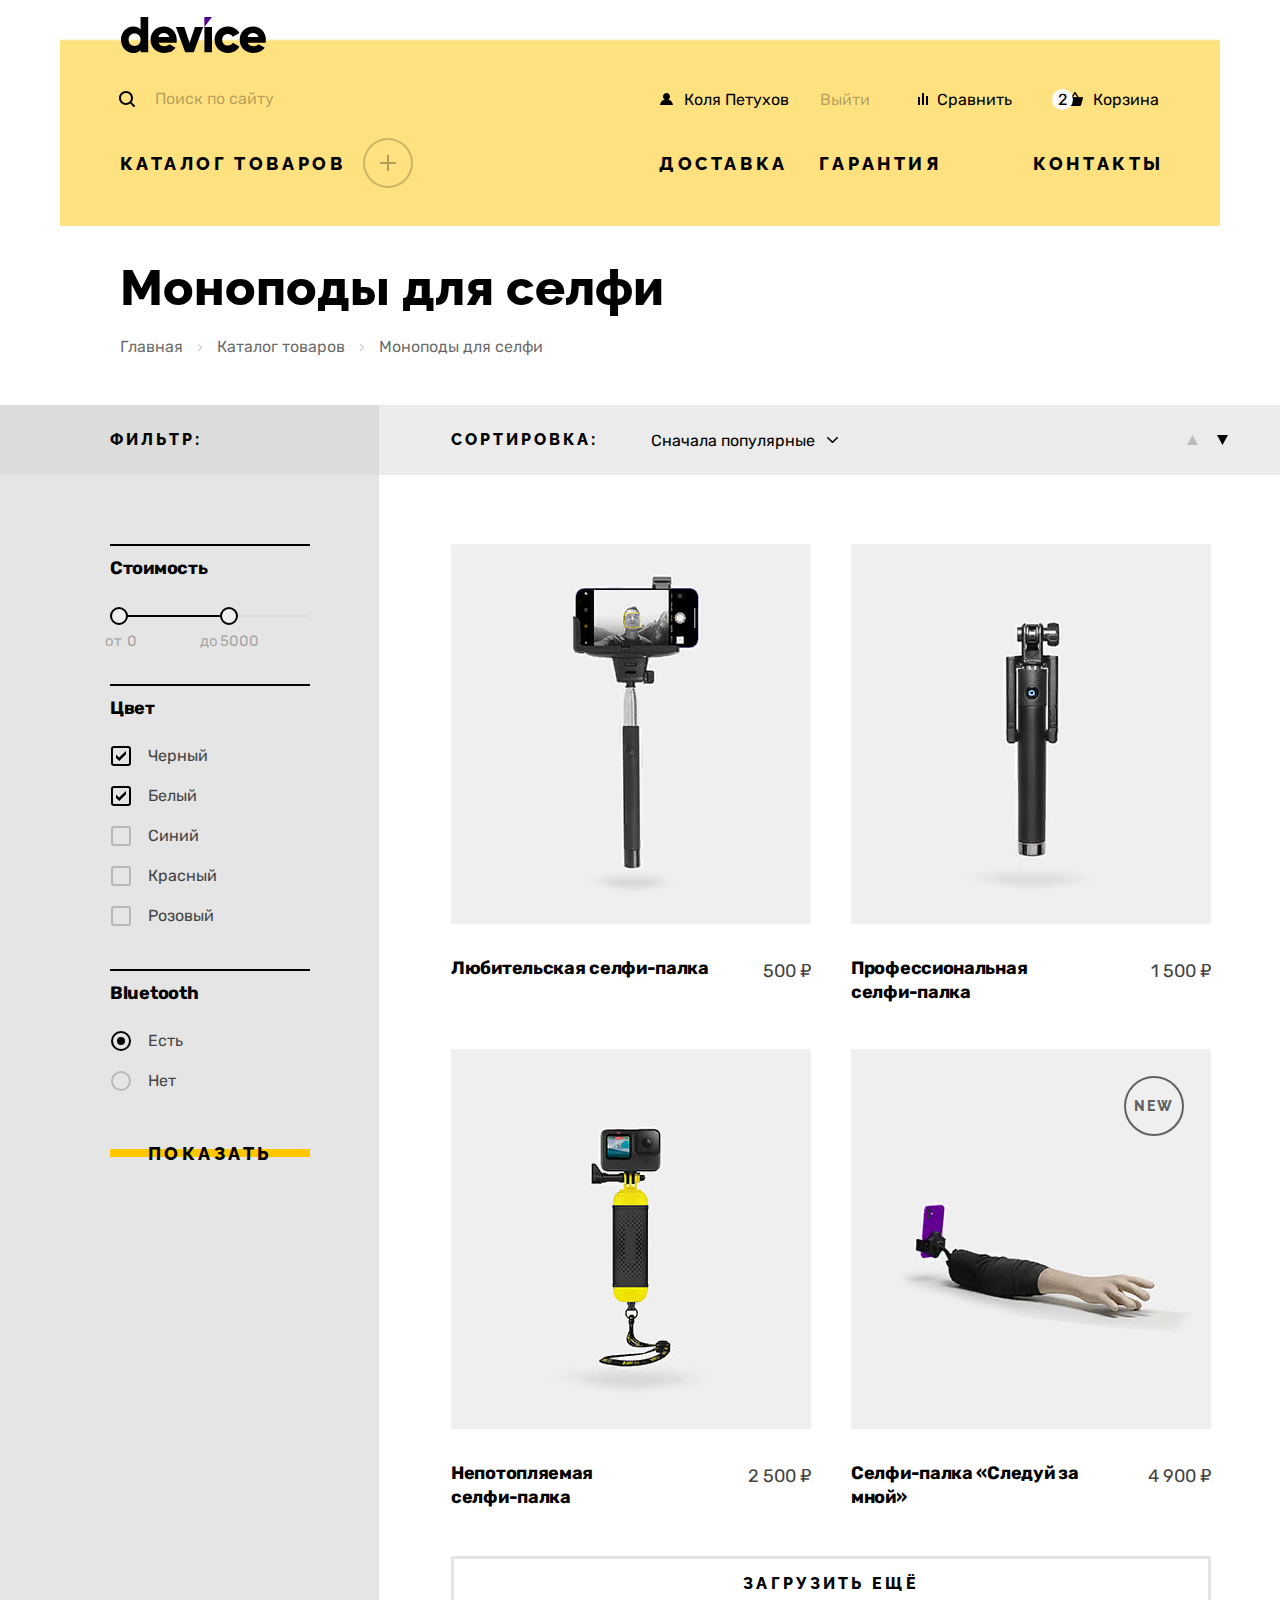
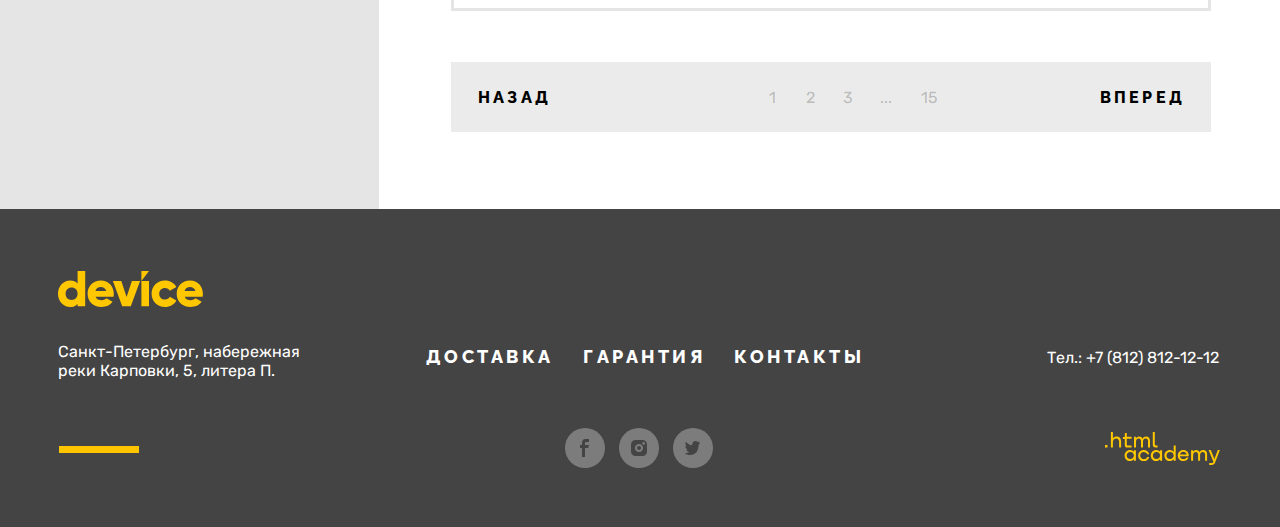
<file: monopods.html>
<!DOCTYPE html>
<html lang="ru">
<head>
  <meta charset="utf-8">
  <title>HTML Academy: Девайс-Страница каталога Моноподы для селфи</title>
  <link rel="stylesheet" href="styles/styles.css">
  <link rel="icon" href="favicon.ico">
  <link rel="icon" type="image/png" sizes="32x32" href="img/favicon/favicon-32.png">
</head>
<body>
  <header class="page-header catalog-header">
    <!-- Центровщик -->
    <div class="wrapper">
      <!-- Логотип -->
      <a class="link logo-link" href="index.html">
        <img class="logo" src="img/logo/header-logo.svg" alt="Логотип магазина «Девайс»." width="145" height="36">
      </a>
      <!-- Блок с поиском, авторизацией и спецссылками -->
      <div class="user-menu">
        <!-- Поиск -->
        <form class="search" action="https://echo.htmlacademy.ru/" method="get">
          <label class="visually-hidden" for="search">Поиск</label>
          <input class="search-input" type="search" name="search" id="search" placeholder="Поиск по сайту">
          <button class="button search-button" type="submit">Найти</button>
        </form>
        <!-- Авторизация -->
        <div class="header-menu-right-wrapper">
          <div class="authorization">
            <a class="link user-menu-link user-menu-link-login user-menu-link-login-name" href="#">Коля Петухов</a>
            <a class="link user-menu-link authorization-action" href="#">Выйти</a>
          </div>
          <!-- Спецссылки -->
          <ul class="user-special-list">
            <li class="user-special-item">
              <a class="link user-menu-link user-menu-link-compare" href="#">Сравнить</a>
            </li>
            <li class="user-special-item user-special-item-cart">
              <a class="link user-menu-link user-menu-link-cart" href="#">Корзина</a>
              <!-- Поповер с товарами в корзине -->
              <div class="popover-cart">
                <div class="popover-cart-content">
                  <h2 class="popover-title visually-hidden">Корзина</h2>
                  <ul class="cart-list">
                    <li class="cart-item">
                      <a class="link cart-item-link" href="#">
                        <img class="cart-item-img" src="img/products/amateur-selfie-stick.jpg" alt="Любительская
                        селфи-палка." width="41" height="43">
                        <p class="cart-item-title pre-line-text">Любительская
                          селфи-палка</p>
                      </a>
                      <button class="cart-item-delite" type="button"></button>
                    </li>
                    <li class="cart-item">
                      <a class="link cart-item-link" href="#">
                        <img class="cart-item-img" src="img/products/professional-selfie-stick.jpg" alt="Профессиональная селфи-палка." width="41" height="43">
                        <p class="cart-item-title">Профессиональная селфи-палка</p>
                      </a>
                      <button class="cart-item-delite" type="button"></button>
                    </li>
                  </ul>
                  <div class="cart-total">
                    <div class="cart-total-info cart-items-number">Товаров: 2</div>
                    <div class="cart-total-info cart-items-amount">Сумма: 2000 ₽</div>
                  </div>
                  <a class="button cart-button" href="#" >Открыть корзину</a>
                </div>
              </div>
            </li>
          </ul>
        </div>
      </div>
      <!-- Меню сайта -->
      <nav class="site-navigation">
        <div class="site-navigation-list">
          <div class="catalog-link-wrapper">
            <a class="link catalog-link" href="#">
              <span class="link site-navigation-link-catalog">Каталог товаров</span>
            </a>
            <ul class="catalog-navigation-list">
              <li class="catalog-navigation-item">
                <a class="link catalog-navigation-link" href="#">Виртуальная реальность</a>
              </li>
              <li class="catalog-navigation-item">
                <a class="link catalog-navigation-link" href="#">Фитнес-браслеты</a>
              </li>
              <li class="catalog-navigation-item catalog-navigation-item-copter">
                <a class="link catalog-navigation-link" href="#">Квадрокоптеры</a>
              </li>
              <li class="catalog-navigation-item">
                <a class="link catalog-navigation-link" href="monopods.html">Моноподы для селфи</a>
              </li>
              <li class="catalog-navigation-item catalog-navigation-item-watch">
                <a class="link catalog-navigation-link catalog-navigation-link-watch" href="#">Умные часы</a>
              </li>
              <li class="catalog-navigation-item">
                <a class="link catalog-navigation-link" href="#">Экшн-камеры</a>
              </li>
            </ul>
          </div>
          <div class="header-menu-right-wrapper header-menu-right-wrapper-services">
            <div class="header-menu-services-wrapper">
              <a class="link site-navigation-link site-navigation-link-services" href="#">Доставка</a>
              <a class="link site-navigation-link site-navigation-link-services warranty" href="#">Гарантия</a>
            </div>
            <a class="link site-navigation-link site-navigation-link-services header-contacts" href="#">Контакты</a>
          </div>
        </div>
      </nav>
    </div>
  </header>
  <!-- Главная часть -->
  <main class="main-inner">
    <div class="wrapper">
      <header class="inner-header">
        <h1 class="inner-header-title section-title">Моноподы для селфи</h1>
        <ul class="breadcrumbs">
          <li class="breadcrumbs-item">
            <a class="link breadcrumbs-link" href="index.html">Главная</a>
          </li>
          <li class="breadcrumbs-item">
            <a class="link breadcrumbs-link" href="#">Каталог товаров</a>
          </li>
          <li class="breadcrumbs-item">
            <a class="link breadcrumbs-link" href="#">Моноподы для селфи</a>
          </li>
        </ul>
      </header>
    </div>
    <!-- Раздел с фильтрами и карточками товаров -->
      <section class="catalog-products">
        <div class="form-catalog-wrapper">
          <h2 class="form-title">Фильтр:</h2>
          <form class="catalog-filter" action="https://echo.htmlacademy.ru/" method="get">
            <!-- Фильтр цены -->
            <fieldset class="catalog-filter-group">
              <legend class="catalog-filter-title">Стоимость</legend>
              <div class="range">
                <div class="range-scale">
                  <div class="range-bar" style="left: 0; width: 110px;">
                    <button class="range-toggle toggle-min" type="button">
                      <span class="visually-hidden">Изменить минимальную цену.</span>
                    </button>
                    <button class="range-toggle toggle-max" type="button">
                      <span class="visually-hidden">Изменить максимальную цену.</span>
                    </button>
                  </div>
                </div>
                <div class="range-wrapper-inputs">
                  <label class="label-range">
                    от <input class="range-input" type="number" name="min-price" value="0">
                  </label>
                  <label class="label-range">
                    до <input class="range-input" type="number" name="max-price" value="5000" style="width: 38px">
                  </label>
                </div>
              </div>
            </fieldset>
            <!-- Фильтр цвета -->
            <fieldset class="catalog-filter-group">
              <legend class="catalog-filter-title catalog-filter-title-color">Цвет</legend>
                <div class="catalog-filter-list">
                  <input class="catalog-filter-input color-input visually-hidden" type="checkbox" name="black" id="black-color" checked>
                  <label class="catalog-filter-label" for="black-color">Черный</label>
                  <input class="catalog-filter-input color-input visually-hidden" type="checkbox" name="white" id="white-color" checked>
                  <label class="catalog-filter-label" for="white-color">Белый</label>
                  <input class="catalog-filter-input color-input visually-hidden" type="checkbox" name="blue" id="blue-color">
                  <label class="catalog-filter-label" for="blue-color">Синий</label>
                  <input class="catalog-filter-input color-input visually-hidden" type="checkbox" name="red" id="red-color">
                  <label class="catalog-filter-label" for="red-color">Красный</label>
                  <input class="catalog-filter-input color-input visually-hidden" type="checkbox" name="pink" id="pink-color">
                  <label class="catalog-filter-label" for="pink-color">Розовый</label>
                </div>
            </fieldset>
            <!-- Фильтр Bluetooth -->
            <fieldset class="catalog-filter-group">
              <legend class="catalog-filter-title catalog-filter-title-bluetoth">Bluetooth</legend>
              <div class="catalog-filter-list catalog-filter-bluetooth">
                <input class="catalog-filter-input radio-input visually-hidden" type="radio" name="bluetooth" id="with_bluetooth" value="yes"
                checked>
                <label class="catalog-filter-label radio-label" for="with_bluetooth">Есть</label>
                <input class="catalog-filter-input radio-input visually-hidden" type="radio" name="bluetooth" id="without_bluetooth" value="no">
                <label class="catalog-filter-label radio-label" for="without_bluetooth">Нет</label>
              </div>
            </fieldset>
            <button class="button button-bright filter-button" type="submit">Показать</button>
          </form>
        </div>
          <!-- Сортировка -->
        <div class="cards-wrapper">
          <div class="form-sort-wrapper">
            <h2 class="form-title form-sort-title">Сортировка:</h2>
            <form class="sorting-type" action="https://echo.htmlacademy.ru/" method="get">
              <label class="visually-hidden" for="sorting">Сортировка</label>
              <select class="select-control" name="sorting" id="sorting">
                <option value="popular">Сначала популярные</option>
                <option value="cheap">Сначала дешёвые</option>
                <option value="expensive">Сначала дорогие</option>
              </select>
              <button class="visually-hidden" type="submit">Отсортировать продукты</button>
            </form>
            <!-- Настройка порядка карточек -->
            <div class="sorting-button-wrapper">
              <a class="sorting-button" href="#">
                <svg class="sorting-button-icon" width="11" height="10" viewBox="0 0 11 10" fill="none" xmlns="http://www.w3.org/2000/svg" aria-hidden="true" focusable="false">
                  <path d="M5.5 0 11 10H0" fill="#000"/>
                </svg>
                <span class="visually-hidden">По убыванию</span>
              </a>
              <a class="sorting-button" href="#">
                <svg class="sorting-button-current-icon" width="11" height="10" viewBox="0 0 11 10" fill="none" xmlns="http://www.w3.org/2000/svg" aria-hidden="true" focusable="false">
                  <path d="M5.5 0 11 10H0" fill="#000"/>
                </svg>
                <span class="visually-hidden">По возрастанию</span>
              </a>
            </div>
          </div>
          <!-- Карточки -->
          <section class="products">
            <h2 class="visually-hidden">Товары</h2>
            <div class="product-card">
              <a class="link product-img-link" href="#">
                <div class="product-card-image">
                  <img class="product-photo" src="img/products/amateur-selfie-stick.jpg"
                  alt="Любительская селфи-палка." width="360" height="380">
                </div>
                <div class="product-card-info">
                  <h4 class="product-card-title">Любительская селфи-палка</h4>
                  <p class="product-card-price">500 <span>₽</span></p>
                </div>
              </a>
              <a class="visually-hidden button button-bright product-card-button" href="#">Подробнее</a>
            </div>
            <div class="product-card">
              <a class="link product-img-link" href="#">
                <div class="product-card-image">
                  <img class="product-photo" src="img/products/professional-selfie-stick.jpg"
                  alt="Профессиональная селфи-палка." width="360" height="380">
                </div>
                <div class="product-card-info">
                  <h4 class="product-card-title pre-line-text">Профессиональная
                    селфи-палка</h4>
                  <p class="product-card-price">1 500 <span>₽</span></p>
                </div>
              </a>
              <a class="visually-hidden button button-bright product-card-button" href="#">Подробнее</a>
            </div>
            <div class="product-card">
              <a class="link product-img-link" href="#">
                <div class="product-card-image">
                  <img class="product-photo" src="img/products/unsinkable-selfie-stick.jpg"
                  alt="Непотопляемая селфи-палка." width="360" height="380">
                </div>
                <div class="product-card-info">
                  <h4 class="product-card-title pre-line-text">Непотопляемая
                    селфи-палка</h4>
                  <p class="product-card-price">2 500 <span>₽</span></p>
                </div>
              </a>
              <a class="visually-hidden button button-bright product-card-button" href="#">Подробнее</a>
            </div>
            <div class="product-card">
              <a class="link product-img-link" href="#">
                <div class="product-card-image">
                  <span class="product-card-mark">new</span>
                  <img class="product-photo" src="img/products/follow-selfie-stick.jpg"
                  alt="Селфи-палка «Следуй за мной»." width="360" height="380">
                </div>
                <div class="product-card-info">
                  <h4 class="product-card-title pre-line-text">Селфи-палка «Следуй за
                    мной»</h4>
                  <p class="product-card-price">4 900 <span>₽</span></p>
                </div>
              </a>
              <a class="visually-hidden button button-bright product-card-button" href="#">Подробнее</a>
            </div>
          </section>
          <div class="catalog-buttons">
            <button class="button button-download-more" type="button">Загрузить ещё</button>
            <!-- Пагинация -->
            <div class="pagination">
              <a class="link pagination-link pagination-arrow pagination-prev" href="#">Назад</a>
              <a class="link pagination-link pagination-number" href="#">1</a>
              <a class="link pagination-link pagination-number" href="#">2</a>
              <a class="link pagination-link pagination-number" href="#">3</a>
              <a class="link pagination-link pagination-number" href="#">...</a>
              <a class="link pagination-link pagination-number pagination-number-last" href="#">15</a>
              <a class="link pagination-link pagination-arrow pagination-next" href="#">Вперед</a>
            </div>
          </div>
        </div>
      </section>
  </main>
  <!-- Футер -->
  <footer class="page-footer">
    <div class="wrapper footer-wrapper">
      <a class="link footer-link" href="index.html">
        <img class="logo" src="img/logo/footer-logo.svg" alt="Логотип магазина «Девайс»." width="145" height="36">
      </a>
      <div class="footer-row">
        <p class="footer-text pre-line-text">Санкт-Петербург, набережная
          реки Карповки, 5, литера П.</p>
        <ul class="footer-navigation">
          <li class="footer-navigation-item">
            <a class="link footer-navigation-link" href="#">Доставка</a>
          </li>
          <li class="footer-navigation-item">
            <a class="link footer-navigation-link" href="#">Гарантия</a>
          </li>
          <li class="footer-navigation-item">
            <a class="link footer-navigation-link" href="#">Контакты</a>
          </li>
        </ul>
        <a class="footer-tel" href="tel:+78128121212">Тел.: +7 (812) 812-12-12</a>
      </div>
      <div class="footer-row footer-row-bottom">
        <div class="footer-decor"></div>
        <ul class="footer-social-list">
          <li class="footer-social-item">
            <a class="link footer-social-link" href="https://www.facebook.com/htmlacademy">
              <svg class="social-icon" width="9" height="18" fill="#444" xmlns="http://www.w3.org/2000/svg" aria-hidden="true" focusable="false" aria-label="Фейсбук.">
                <path d="M6.5 3H9V0H5.6C2.8 0 2 1.7 2 4.2V6H0v3h2v9h3V9h3.3l.6-3H5V4.5C5 3.7 5.3 3 6.5 3Z"/>
              </svg>
            </a>
          </li>
          <li class="footer-social-item">
            <a class="link footer-social-link" href="https://www.instagram.com/htmlacademy/">
              <svg class="social-icon" width="16" height="16" fill="#444" xmlns="http://www.w3.org/2000/svg" aria-hidden="true" focusable="false" aria-label="Инстаграм.">
                <path d="M8 10a2 2 0 1 0 0-4 2 2 0 0 0 0 4Z"/>
                <path d="M14.7 1.3c-.9-.9-2-1.3-3.4-1.3H4.7C1.9 0 0 1.9 0 4.7v6.6c0 1.4.4 2.6 1.4 3.4.9.9 2 1.3 3.3 1.3h6.6c1.4 0 2.6-.4 3.4-1.3.8-.9 1.3-2 1.3-3.4V4.7c0-1.4-.4-2.6-1.3-3.4ZM8 12.1c-2.2 0-4.1-1.8-4.1-4.1S5.8 3.9 8 3.9c2.2 0 4.1 1.8 4.1 4.1s-1.9 4.1-4.1 4.1Zm4.6-7.4c-.7 0-1.3-.5-1.3-1.3s.5-1.3 1.3-1.3c.7 0 1.3.6 1.3 1.3 0 .7-.6 1.3-1.3 1.3Z"/>
              </svg>
            </a>
          </li>
          <li class="footer-social-item">
            <a class="link footer-social-link" href="https://twitter.com/htmlacademy_ru">
              <svg class="social-icon" width="15" height="14" fill="#444" xmlns="http://www.w3.org/2000/svg" aria-hidden="true" focusable="false" aria-label="Твиттер.">
                <g clip-path="url(#a)">
                  <path d="M9.7.1c1.5-.5 2.6.3 3.2 1.1.5-.2 1.1-.4 1.7-.6 0 .8-.5 1.4-.8 1.6.7.2 1.2-.4 1.2-.4-.1.9-.9 1.7-1.4 1.9-.2 6.3-2.8 10.4-8.9 10.3h-.4C4 14 .6 13.6 0 12.2c2 .2 3.4-.4 4.1-1.1-.8-.3-2.4-.4-2.6-2.8.3.2.5.3 1.1.2C1.5 7.7.3 7 .4 5c.3.3.9.5 1.2.4C1 5.2-.2 2.3.8.8c1.6 1.7 3.3 3.4 6.3 3.5.2-2.1 1-3.5 2.6-4.2Z"/>
                </g>
                <defs>
                  <clipPath id="a">
                    <path fill="#fff" d="M0 0h15v14H0z"/>
                  </clipPath>
                </defs>
              </svg>
            </a>
          </li>
        </ul>
        <a class="author-link" href="https://htmlacademy.ru/">
          <svg class="author-link-img" width="115" height="34" fill="#FFC700" xmlns="http://www.w3.org/2000/svg" aria-hidden="true" focusable="false" aria-label="Логотип магазина «Девайс»." role="img">
          <path d="M0 12.9v2.6h2.5v-2.6H0ZM11.6 4.5c-1.6 0-2.8.7-3.6 1.7h-.1V0h-2v15.5h2v-5.3c0-2.1 1.3-3.6 3.3-3.6 1.8 0 2.9 1.4 2.9 3.2v5.7h2V9.4c.1-3-1.8-4.9-4.5-4.9ZM26.6 4.8h-4.8V1.1h-2v3.8h-1.9v2h1.9v6c0 1.7 1 2.7 2.7 2.7h4.1v-2h-3.7c-.7 0-1.1-.4-1.1-1.1V6.8h4.8v-2ZM41.1 4.6c-1.6 0-2.9.8-3.5 2.1h-.1c-.6-1.2-1.8-2.1-3.4-2.1-1.4 0-2.5.8-3.1 1.8h-.1V4.8H29v10.6h2V10c0-2 1-3.5 2.6-3.5 1.5 0 2.4 1 2.4 2.6v6.3h2V9.8c0-2.4 1.4-3.3 2.6-3.3 1.5 0 2.4 1 2.4 2.6v6.3h2V8.9c.1-2.5-1.4-4.3-3.9-4.3ZM47.8 12.7c0 1.7 1 2.7 2.8 2.7h2v-2h-1.7c-.7 0-1.1-.4-1.1-1.1V0h-2v12.7ZM28.9 19.7c-.9-1.1-2.2-1.8-3.9-1.8-3.1 0-5.4 2.3-5.4 5.6s2.3 5.6 5.4 5.6c1.8 0 3-.8 3.8-1.9h.1v1.6h2V18.2h-2v1.5Zm-3.6 7.4c-2.2 0-3.6-1.6-3.6-3.6s1.4-3.6 3.6-3.6 3.6 1.6 3.6 3.6c0 1.9-1.4 3.6-3.6 3.6ZM44.2 22c-.5-2.4-2.6-4.1-5.4-4.1-3.4 0-5.6 2.5-5.6 5.6 0 3.1 2.2 5.6 5.6 5.6 2.8 0 4.9-1.8 5.4-4.2h-2.1c-.4 1.3-1.7 2.3-3.3 2.3-2.2 0-3.6-1.6-3.6-3.6s1.4-3.6 3.6-3.6c1.6 0 2.8 1 3.3 2.2h2.1V22ZM55.1 19.7c-.9-1.1-2.2-1.8-3.9-1.8-3.1 0-5.4 2.3-5.4 5.6s2.3 5.6 5.4 5.6c1.8 0 3-.8 3.8-1.9h.1v1.6h2V18.2h-2v1.5Zm-3.6 7.4c-2.2 0-3.6-1.6-3.6-3.6s1.4-3.6 3.6-3.6 3.6 1.6 3.6 3.6c0 1.9-1.5 3.6-3.6 3.6ZM68.7 19.8c-.9-1.1-2.2-1.9-3.9-1.9-3.1 0-5.4 2.3-5.4 5.6s2.2 5.6 5.4 5.6c1.7 0 3-.8 3.8-1.8h.1v1.5h2V13.4h-2v6.4Zm-3.6 7.3c-2.2 0-3.6-1.6-3.6-3.6s1.4-3.6 3.6-3.6 3.6 1.6 3.6 3.6c-.1 2-1.5 3.6-3.6 3.6ZM78.3 17.9c-3.3 0-5.5 2.5-5.5 5.6 0 3 2.1 5.6 5.5 5.6 2.5 0 4.5-1.3 5.2-3.6h-2.1c-.5 1-1.6 1.6-3 1.6-1.9 0-3.3-1.3-3.4-2.9h8.8c.2-3.6-2-6.3-5.5-6.3Zm0 1.9c1.7 0 3 1 3.3 2.6h-6.5c.3-1.5 1.5-2.6 3.2-2.6ZM98.2 17.9c-1.6 0-2.9.8-3.6 2h-.1c-.6-1.2-1.8-2-3.4-2-1.4 0-2.5.7-3.1 1.8v-1.5h-1.9v10.6h2v-5.4c0-2 1-3.4 2.6-3.5 1.5 0 2.4 1 2.4 2.6v6.3h2v-5.6c0-2.4 1.4-3.3 2.6-3.3 1.5 0 2.4 1 2.4 2.6v6.3h2v-6.5c.1-2.6-1.4-4.4-3.9-4.4ZM109.4 27l-3.6-8.9h-2.2l4.8 11.6c-.3.9-.7 1.2-1.7 1.2h-2.5v2h2.5c1.8 0 2.8-.8 3.5-2.6l4.7-12.2h-2.1l-3.4 8.9Z"/>
          </svg>
        </a>
      </div>
    </div>
  </footer>
</body>
</html>
</file>
<file: styles/styles.css>
/* Подключение шрифтов */
/* Подключение шрифта Raleway */
@font-face {
  font-family: "Raleway";
  font-style: normal;
  font-weight: 800;
  src: url("../fonts/raleway/raleway-800.woff2") format("woff2");
  font-display: swap;
}

/* Подключение шрифта Rubik */
@font-face {
  font-family: "Rubik";
  font-style: normal;
  font-weight: 400;
  src: url("../fonts/rubik/rubik-400.woff2") format("woff2");
  font-display: swap;
}

@font-face {
  font-family: "Rubik";
  font-style: normal;
  font-weight: 700;
  src: url("../fonts/rubik/rubik-700.woff2") format("woff2");
  font-display: swap;
}

@font-face {
  font-family: "Rubik";
  font-style: normal;
  font-weight: 800;
  src: url("../fonts/rubik/rubik-800.woff2") format("woff2");
  font-display: swap;
}

/* Переменные */
:root {
  /* Основные цвета */
  --color-black: #000000;
  --color-white: #FFFFFF;
  --color-dark: #444444;
  --color-light: #f0f0f0;
  --color-light-gray: #EBEBEB;
  --color-catalog-filter: #E5E5E5;
  --color-catalog-form-title: #DCDCDC;
  --color-purple: #AF4FFF;
  /* Дополнительные цвета */
  --color-yellow: #FFE17F;
  --color-bright-yellow: #FFC700;
  --color-decor-yellow: #FFC500;
  --color-error: #FF3D3D;
  --color-cart-dark: #1A1A1A;
  /* Размеры */
  --width-content: 1160px;
  /* Обводка */
  --inactive-stroke: 2px solid transparent;
  --active-stroke: 2px solid var(--color-purple);
  --active-stroke-shadow: 0 0 0 2px var(--color-purple);
  --black-stroke: 2px solid var(--color-black);
  /* Шрифты */
  --accent-font: "Rubik", Tahoma, sans-serif;
  --main-font: "Raleway", Arial, sans-serif;
}

/* Базовые стили */
html {
  height: 100%;
}

body {
  display: flex;
  flex-direction: column;
  min-width: 1160px;
  min-height: 100%;
  margin: 0;

  font-family: var(--accent-font);
  font-size: 18px;
  line-height: 30px;
  color: var(--color-dark);

  background-color: var(--color-white);
}

.visually-hidden {
  position: absolute;
  clip: rect(0 0 0 0);
  width: 1px;
  height: 1px;
  margin: -1px;
}

.wrapper {
  width: 1160px;
  margin: 0 auto;
}

.button {
  box-sizing: border-box;
  display: flex;
  justify-content: center;
  align-items: center;
  max-width: max-content;
  min-width: 220px;
  min-height: 50px;

  margin: 0;
  padding-top: 5px;
  padding-right: 5px;
  padding-bottom: 5px;
  padding-left: 5px;

  font-family: var(--main-font);
  font-size: 18px;
  line-height: 21px;
  text-align: center;
  text-transform: uppercase;
  text-decoration: none;
  letter-spacing: 3.5px;
  color: var(--color-black);

  background: linear-gradient(transparent 21px, var(--color-yellow) 21px 29px, transparent 29px);
  border: none;

  cursor: pointer;
  transition: all 0.2s;
}

.button-bright {
  min-width: 160px;
  min-height: 40px;

  background: linear-gradient(transparent 16px, var(--color-bright-yellow) 16px 24px, transparent 24px);
}

.link {
  box-sizing: border-box;
  display: flex;
  justify-content: center;
  align-items: center;
  min-width: 117px;
  min-height: 38px;
  padding-top: 5px;
  padding-right: 5px;
  padding-bottom: 5px;
  padding-left: 5px;

  text-decoration: none;

  color: var(--color-black);

  cursor: pointer;
  outline: transparent;
  transition: all 0.2s;
}

.section-title {
  margin: 0;

  font-family: var(--main-font);
  font-size: 50px;
  line-height: 50px;
  color: var(--color-black);
}

.pre-line-text {
  white-space: pre-line;
}

/* Хедер */
.page-header {
  position: relative;

  color: var(--color-black);
}

.page-header .wrapper {
  background: linear-gradient(var(--color-white) 39px, var(--color-yellow) 41px);
}

.catalog-header .wrapper {
  padding-bottom: 34px;
}

.logo-link {
  display: inline-block;
  margin-top: 12px;
  margin-bottom: 12px;
  margin-left: 56px;

  border-radius: 15px;
}

.logo-link:focus {
  box-shadow: 0 0 0 5px var(--color-purple);
}

.search {
  position: relative;
}

.search-input {
  min-width: 516px;
  min-height: 40px;
  padding: 0;
  padding-left: 52px;

  font-family: var(--accent-font);
  font-weight: 400;

  background-color: transparent;
  background-image: url("../img/icons/search.svg");
  background-repeat: no-repeat;
  background-position: 16px center;
  border: var(--inactive-stroke);
  border-radius: 20px;
  outline: none;
}

/* Отключение крестика по умолчанию в хроме внутри инпута */
.search-input::-webkit-search-decoration,
.search-input::-webkit-search-cancel-button,
.search-input::-webkit-search-results-button,
.search-input::-webkit-search-results-decoration {
  display: none;
}

.search-input::placeholder {
  font-family: var(--accent-font);
  font-size: 16px;
  font-weight: 400;
  line-height: 19px;
  color: rgba(0, 0, 0, 0.3);
}

.search-input:hover.search-input::placeholder {
  color:rgba(0, 0, 0, 0.6);
}

.search-input:focus {
  border: var(--active-stroke);
}

.search-input:active,
.search-input:not(:placeholder-shown) {
  color: var(--color-black);

  border-color: var(--color-black);
}

.search-button {
  position: absolute;
  top: 0;
  right: 0;

  min-width: 160px;
  min-height: 40px;

  font-family: var(--accent-font);
  font-size: 16px;
  font-weight: 400;
  line-height: 19px;
  letter-spacing: normal;
  text-transform: none;

  background-image: none;
  border: var(--black-stroke);
  border-radius: 0 20px 20px 0;
  opacity: 0;
  outline: transparent;

  cursor: auto;
}

.search-input:not(:placeholder-shown) + .search-button {
  opacity: 1;
}

.search-button:hover {
  color: var(--color-white);

  background-color: var(--color-black);
}

.search-button:focus {
  border: var(--active-stroke);
}

.search-button:active {
  color: rgba(255, 255, 255, 0.3);

  background-color: var(--color-black);
  border: none;
}

.header-menu-right-wrapper {
  display: flex;
  justify-content: flex-end;
  align-items: flex-start;
  flex-wrap: wrap;
  width: 50%;
}

.header-menu-right-wrapper-services {
  padding-top: 5px;
}

.user-menu {
  display: flex;
  justify-content: space-between;
  align-items: center;
  margin-bottom: 15px;
  padding-left: 41px;
  padding-right: 40px;
}

.user-special-list {
  display: flex;
  justify-content: flex-end;
  align-items: center;
  flex-wrap: wrap;
  margin: 0;
  padding: 0;

  list-style-type: none;
}

.user-special-item {
  position: relative;
}

.user-special-item-cart {
  margin-left: 17px;
}

.user-menu-link {
  padding-left: 46px;
  padding-right: 21px;

  font-size: 16px;
  line-height: 19px;
  text-decoration: none;
  color: var(--color-black);

  background-repeat: no-repeat;
  background-position: 21px center;
  border-radius: 20px;
}

.user-menu-link:hover {
  opacity: 0.6;
}

.user-menu-link:focus {
  box-shadow: var(--active-stroke-shadow);
}

.user-menu-link:active {
  opacity: 0.3;
  box-shadow: none;
}

.user-menu-link-login {
  padding-left: 40px;

  background-image: url("../img/icons/user.svg");
  background-position: 19px;
}

.user-menu-link-login-name {
  padding-left: 43px;
}

.user-menu-link-compare {
  background-image: url("../img/icons/compare.svg");
  background-position: 27px;
}

.user-menu-link-cart {
  position: relative;

  margin-left: 2px;
  padding-left: 41px;

  background-position: 15px center;
  background-image: url("../img/icons/cart.svg");
}

.user-menu-link-cart::before {
  content: "2";

  position: absolute;
  left: 0;

  display: flex;
  justify-content: center;
  align-items: center;
  width: 21px;
  height: 21px;


  font-weight: 400;

  background-color: var(--color-white);
  border-radius: 50%;
}

/* Псевдоэлемент ссылке для наведения для появления поповера */
.user-menu-link-cart::after {
  content: "";

  position: absolute;
  top: 0px;
  right: -60px;

  display: none;
  width: 320px;
  height: 50px;
}

/* Появление поповера с корзиной*/
.user-special-item-cart:hover .popover-cart,
.user-menu-link-cart:hover::after {
  display: block;
}

.user-menu-link-cart:active + .popover-cart {
  display: block;
}

.popover-cart:hover {
  z-index: 4;
}

.authorization {
  display: flex;
  justify-content: flex-start;
  align-items: center;
  flex-wrap: wrap;
  margin-right: auto;
}

.authorization-action {
  min-width: 60px;
  padding-right: 10px;
  padding-left: 10px;

  color: rgba(0, 0, 0, 0.3);
}

.site-navigation {
  padding-left: 32px;
  padding-right: 36px;
}

.site-navigation-list {
  display: flex;
  justify-content: space-between;
  align-items: flex-start;
  flex-wrap: wrap;
}

.site-navigation-link {
  position: relative;

  min-width: 263px;
  min-height: 48px;

  font-family: var(--main-font);
  line-height: 21px;
  text-transform: uppercase;
  text-decoration: none;
  letter-spacing: 3.6px;
  color: var(--color-black);

  border-radius: 25px;
  z-index: 1;
}

.site-navigation-link:focus {
  box-shadow: var(--active-stroke-shadow);
}

.site-navigation-link:active {
  box-shadow: none;
}

.catalog-link-wrapper {
  position: relative;

  min-width: 313px;
  min-height: auto;
  padding-left: 10px;

  z-index: 3;
}

.catalog-link {
  justify-content: start;
  min-width: 100%;
  padding-right: 0;
  padding-left: 0;
}

.catalog-link:focus .site-navigation-link-catalog {
  box-shadow: var(--active-stroke-shadow);
}

.catalog-link:active {
  opacity: 0.3;
}

.catalog-link:active .site-navigation-link-catalog {
  box-shadow: none;
}

.site-navigation-link-catalog {
  position: relative;

  min-width: 261px;
  max-width: 99%;
  min-height: 48px;

  font-family: var(--main-font);
  line-height: 21px;
  letter-spacing: 3.6px;
  text-transform: uppercase;

  border-radius: 25px;
  outline: transparent;
}

.site-navigation-link-catalog::after {
  content: "";

  box-sizing: border-box;

  position: absolute;
  right: -50px;

  display: flex;
  justify-content: center;
  align-items: center;
  width: 50px;
  height: 50px;

  background-image: url("../img/icons/plus.svg");
  background-repeat: no-repeat;
  background-position: center;
  border: 2px solid rgba(0, 0, 0, 0.2);
  border-radius: 50%;
}

.site-navigation-link-catalog:hover::after {
  background-image: url("../img/icons/minus-black.svg");
  border-color: var(--color-black);
}

.header-menu-services-wrapper {
  display: flex;
  justify-content: flex-start;
  align-items: center;
  flex-wrap: wrap;
  flex-grow: 1;
  margin-right: auto;
  padding-left: 1px;
}

.catalog-navigation-list {
  position: absolute;
  top: 57px;
  left: -32px;

  display: grid;
  grid-template-columns: 220px 177px 1fr;
  grid-template-rows: repeat(3, 1fr);
  column-gap: 22px;
  row-gap: 10px;
  box-sizing: border-box;
  width: 1160px;
  margin: 0;
  padding: 0;
  padding-top: 29px;
  padding-bottom: 55px;
  padding-left: 45px;

  background-color: var(--color-yellow);
  list-style-type: none;

  visibility: hidden;
  z-index: 2;
}

.catalog-link-wrapper:hover .catalog-navigation-list {
  visibility: visible;
}

.catalog-link-wrapper:focus .catalog-navigation-list {
  visibility: visible;
}

.catalog-navigation-link {
  justify-content: start;

  min-height: 25px;
  padding: 0;
  padding-right: 13px;
  padding-left: 14px;

  font-size: 16px;
  line-height: 18px;
  text-decoration: none;
  color: var(--color-black);

  border-radius: 25px;
}

.catalog-navigation-link:hover {
  opacity: 0.6;
}

.catalog-navigation-link:focus {
  box-shadow: var(--active-stroke-shadow);
}

.catalog-navigation-link:active {
  opacity: 0.3;
  box-shadow: none;
}

.site-navigation-link-services {
  position: relative;

  min-width: min-content;
  padding-right: 20px;
  padding-left: 20px;
}

.site-navigation-link-services::after {
  content: "";

  position: absolute;
  right: 20px;
  left: 20px;
  bottom: 5px;

  display: none;
  height: 2px;

  background-color: var(--color-black);
}

.site-navigation-link-services:hover::after {
  display: block;
}

.site-navigation-link-services:active {
  opacity: 0.3;
}

.warranty {
  margin-left: -9px;
}

.catalog-navigation-item-copter {
  grid-column: 3 / -1;
}

.catalog-navigation-item-watch {
  grid-column: 2 / -1;
}

.header-contacts {
  min-width: min-content;
  padding-right: 20px;
  padding-left: 20px;
}

/* Главная страница */
.main-container {
  flex-grow: 1;
}

/* Раздел со слайдером */
.slider-wrapper {
  position: relative;

  background: linear-gradient(var(--color-yellow) 147px, var(--color-white) 150px);
}

.slider {
  padding-bottom: 68px;

  counter-reset: slider-number;
}

.slider-item {
  display: flex;
  justify-content: space-between;
  align-items: flex-start;
}

.slider-descr {
  position: relative;

  display: flex;
  flex-direction: column;
  justify-content: space-between;
  align-items: flex-start;

  padding-top: 120px;
  padding-left: 39px;
}

.slider-descr::before {
  counter-increment: slider-number;
  content: "0" counter(slider-number);

  position: absolute;
  top: 15.4%;
  right: 50px;

  font-family: var(--accent-font);
  font-size: 180px;
  font-weight: 800;
  line-height: 30px;
  text-align: right;
  color: var(--color-white);
}

.slider-title {
  min-height: 110px;
  margin: 0;
  margin-bottom: 18px;

  font-family: var(--main-font);
  font-size: 50px;
  line-height: 50px;
  color: var(--color-black);

  z-index: 1;
}

.slider-text {
  margin: 0;
  margin-bottom: 135px;
}

.slider-arrow-list {
  position: absolute;
  top: 42.5%;

  display: flex;
  justify-content: space-between;
  align-items: center;
  width: 540px;
  padding-left: 10px;
  padding-right: 10px;
}

.slider-arrow {
  width: 38px;
  height: 78px;

  background-color: transparent;
  background-position: center;
  border: none;
  border-radius: 6px;
  outline: none;
  cursor: pointer;
}

.slider-arrow:hover {
  opacity: 0.6;
}

.slider-arrow:focus {
  box-shadow: var(--active-stroke-shadow);
}

.slider-arrow:active {
  opacity: 0.3;
  box-shadow: none;
}

.slider-prev {
  background-image: url("../img/icons/left-arrow.svg");
  background-repeat: no-repeat;
}

.slider-next {
  background-image: url("../img/icons/left-arrow.svg");
  background-repeat: no-repeat;
  transform: rotate(180deg);
}

.slider-specifications-meaning {
  font-size: 36px;
  color: var(--color-black);
}

.slider-specifications-term {
  font-size: 16px;
  line-height: 45px;
}

.slider-specifications-cell {
  padding-right: 13px;
}

.slider-control-wrapper {
  position: absolute;
  left: 51.8%;
  bottom: 166px;

  display: flex;
  align-items: center;
  width: 43%;
}

.slider-pagination {
  display: flex;
  justify-content: space-between;
  align-items: center;
  min-width: 80px;
  max-width: max-content;
  margin-left: auto;
}

.slider-button {
  outline: transparent;
}

.slider-button:hover {
  background-color: var(--color-yellow);
}

.slider-button:focus {
  background-image: linear-gradient(transparent 21px, var(--color-purple) 21px 29px, transparent 29px);
}

.slider-button:active {
  color: rgba(0, 0, 0, 0.3);

  background-color: var(--color-yellow);
  background-image: none;
}

.slider-pagination-button {
  min-width: 12px;
  min-height: 12px;

  padding: 0;

  background-image: none;
  background-color: transparent;
  border-radius: 100%;
  border: 2px solid var(--color-black);
  outline: none;
}

.slider-pagination-button:hover {
  border-color: rgba(0, 0, 0, 0.6);
}

.slider-pagination-button:focus {
  border-color: var(--color-purple);
}

.slider-pagination-button:active {
  border-color: rgba(0, 0, 0, 0.3);
}

.slider-pagination-button-current {
  background-color: var(--color-black);
}

/* Раздел с категориями */
.categories {
  padding-bottom: 69px;
}

.categories-list {
  display: grid;
  grid-template-columns: repeat(6, 13.79%);
  gap: 40px;
  margin: 0;
  padding: 0;

  list-style-type: none;
}

.categories-link {
  flex-direction: column;
  justify-content: start;
  align-items: start;
  min-height: 253px;
  padding: 0;
}

.categories-icon-rect {
  width: 160px;
  height: 160px;

  background-color: var(--color-yellow);
}

.categories-link:hover .categories-icon-rect {
  background-color: var(--color-bright-yellow);
}

.categories-link:focus .categories-icon-rect {
  box-shadow: inset 0 0 0 5px var(--color-purple);
}

.categories-link:focus .categories-title {
  color: var(--color-purple);
}

.categories-link:active .categories-icon {
  opacity: 0.3;
}

.categories-link:active .categories-icon-rect {
  background-color: var(--color-bright-yellow);
  box-shadow: none;
}

.categories-link:active .categories-title {
  color: var(--color-black);
  opacity: 0.3;
}

.categories-title {
  margin: 0;
  padding-top: 34px;

  font-family: var(--main-font);
  line-height: 24px;
  letter-spacing: -0.36px;
  color: var(--color-black);
}

/* Раздел с услугами */
.services {
  padding-bottom: 69px;

  background: linear-gradient(var(--color-white) 99px, var(--color-light) 99px);
}

.services-wrapper {
  display: flex;
  justify-content: flex-start;
  align-items: flex-start;
}

.services-tab-list {
  position: relative;

  display: flex;
  flex-direction: column;
  justify-content: flex-start;
  align-items: flex-start;
  width: 23.8%;
  margin: 0;
  margin-right: 115px;
  padding: 0;
  padding-top: 80px;
  padding-bottom: 47px;

  border-right: 7px solid var(--color-black);
  list-style-type: none;
}

.services-tab-link {
  padding-left: 6px;
  padding-right: 5px;

  outline: transparent;
}

.services-tab-link-current {
  min-width: 100%;
  padding-left: 17px;

  justify-content: start;
  color: var(--color-yellow);

  background-color: var(--color-black);
  background-image: none;
}

.services-tab-link:not(.services-tab-link-current):focus {
  background-image: linear-gradient(transparent 16px, var(--color-purple) 16px 24px, transparent 24px);
}

.services-tab-link:not(.services-tab-link-current):hover {
  background-color: var(--color-bright-yellow);
  background-image: none;
}

.services-tab-item {
  width: 100%;
  margin-bottom: 24px;
}

.services-list {
  width: 60%;
  margin: 0;
  padding: 0;
  padding-top: 71px;

  list-style-type: none;
}

.services-item {
  display: flex;
  justify-content: flex-start;
  align-items: flex-start;
  padding-bottom: 23px;

  background-repeat: no-repeat;
  background-position: center right;
}

.services-item-delivery {
  background-image: url("../img/services/delivery.svg");
}

.services-item-warranty {
  background-image: url("../img/services/warranty.svg");
}

.services-item-credit {
  background-image: url("../img/services/credit.svg");
}

.services-descr {
  margin-right: auto;
}

.services-title {
  margin: 0;
  margin-bottom: 33px;

  font-family: var(--main-font);
  font-size: 50px;
  line-height: 50px;
  color: var(--color-black);
}

.services-text {
  margin: 0;
}

.services-icon {
  padding-top: 15px;
}

/* Раздел с предложением */
.banner {
  padding-top: 90px;
}

.banner-wrapper {
  display: flex;
  justify-content: flex-start;
  align-items: center;
  min-height: 100px;

  background-color: var(--color-light);
}

.banner-link {
  position: relative;

  max-width: 100%;
  min-width: 100%;
  min-height: 100px;
  padding: 0;
  padding-right: 33px;
}

.banner-icon-rect {
  position: absolute;
  top: 0;
  bottom: 0;
  left: 0;

  width: 125px;
  height: 100%;

  background-color: var(--color-yellow);
}

.banner-link:hover .banner-icon-rect {
  background-color: var(--color-bright-yellow);
}

.banner-link:hover .banner-note {
  background-color: var(--color-catalog-form-title);
}

.banner-link:hover .banner-note::after {
  opacity: 100%;
}

.banner-link:focus {
  box-shadow: 0 0 0 5px var(--color-purple);
}

.banner-link:active {
  color: rgba(0, 0, 0, 0.3);

  box-shadow: none;
}

.banner-link:active .banner-icon {
  opacity: 0.3;
}

.banner-icon {
  position: absolute;
  top: 50%;

  display: block;
  margin-top: -50px;
}

.banner-text {
  max-width: 60%;
  margin: 0;
  padding-top: 15px;
  padding-right: 15px;
  padding-bottom: 15px;
  padding-left: 320px;

  font-family: var(--main-font);
  font-size: 20px;
  line-height: 23px;
  text-transform: uppercase;
  letter-spacing: 4px;
}

.banner-note {
  position: relative;

  width: 40px;
  height: 40px;
  margin-left: auto;

  background-color: rgba(220, 220, 220, 0.5);
  border-radius: 100%;
}

.banner-note::after {
  content: "";

  position: absolute;
  top: 50%;
  left: 50%;

  width: 2px;
  height: 12px;
  margin-top: -6px;
  margin-left: -1px;

  background-image: url("../img/icons/info.svg");
  background-repeat: no-repeat;
  opacity: 0.3;
}

/* Раздел о компании */
.company-info-wrapper {
  display: flex;
  justify-content: space-between;
  align-items: flex-start;
  padding-top: 98px;
  padding-bottom: 71px;
}

.company-info-button {
  min-width: 260px;

  outline: transparent;
}

.company-info-button:hover {
  background-color: var(--color-yellow);
}

.company-info-button:focus {
  background-image: linear-gradient(transparent 21px, var(--color-purple) 21px 29px, transparent 29px);
}

.company-info-button:active {
  color: rgba(0, 0, 0, 0.3);

  background-color: var(--color-yellow);
  background-image: none;
}

.about {
  width: 50%;
  margin-right: 39px;
  padding-top: 49px;
}

.company-info-section-title {
  position: relative;

  margin-bottom: 45px;
}

.company-info-section-title::before {
  content: "";

  position: absolute;
  top: -50px;
  left: 0;

  width: 80px;
  height: 7px;

  background-color: var(--color-black);
}

.about-text {
  margin: 0;
  margin-bottom: 30px;
}

.delivery-companies {
  margin: 0;
  padding: 0;
  padding-top: 45px;
  padding-bottom: 38px;
  padding-left: 34px;

  list-style-type: none;
}

.delivery-companies-item {
  position: relative;

  margin-bottom: 20px;

  font-weight: 700;
  line-height: 20px;
  color: var(--color-black);
}

.delivery-companies-item::before {
  content: "";

  position: absolute;
  top: 50%;
  left: -2px;

  width: 8px;
  height: 8px;
  margin-top: -4px;
  margin-left: -32px;

  background-color: var(--color-bright-yellow);
  border-radius: 50%;;
}

/* Раздел с контактами */
.contacts {
  width: 50%;
  padding-top: 49px;
}

.contacts-subtitle {
  margin: 0;
  margin-bottom: 15px;

  font-weight: 700;
  font-size: 24px;
}

.contacts-text {
  margin: 0;
  margin-bottom: 30px;

  font-style: normal;
}

.contacts-schedule {
  margin: 0;
  margin-bottom: 52px;
  padding: 0;

  list-style-type: none;
}

.contacts-link {
  color: var(--color-dark);
}

.contacts-address {
  margin-bottom: 30px;
}

.contacts-address .contacts-text {
  margin-bottom: 0;
}

/* Раздел с подпиской */
.newsletter {
  padding-top: 76px;
  padding-bottom: 131px;

  background: var(--color-light);
}

.newsletter-descr {
  display: flex;
  justify-content: space-between;
  align-items: center;
  padding-bottom: 44px;
}

.newsletter-title {
  width: 50%;
  margin-right: 35px;
  margin-bottom: 15px;
}

.newsletter-text {
  width: 50%;
  margin: 0;
  margin-top: -5px;
}

.newsletter-form {
  display: flex;
  justify-content: flex-start;
  align-items: flex-end;
}

.newsletter-email {
  display: flex;
  align-self: stretch;
  width: calc(50% + 19px);
  margin: 0;
}

.newsletter-text-note {
  position: relative;

  display: flex;
  align-self: stretch;
  align-items: center;
  width: auto;
  max-width: 170px;
  margin-left: auto;
  padding-top: 5px;

  text-align: right;
}

.newsletter-text-note::before {
  content: "";

  position: absolute;
  top: 50%;
  left: -37px;

  width: 14px;
  height: 14px;
  margin-top: -4px;

  background-image: url("../img/icons/tick-big.svg");
}

.field {
  width: 100%;
  margin: 0;
  padding: 0;

  font-family: var(--accent-font);
  font-size: 18px;
  line-height: 30px;
  color: var(--color-dark);

  background-color: transparent;
  border: none;
  border-bottom: 3px solid rgba(0, 0, 0, 0.1);
  outline: transparent;
}

.field::placeholder {
  font-family: var(--accent-font);
  font-size: 18px;
  line-height: 30px;
  color: rgba(68, 68, 68, 0.5);
}

.field:hover {
  border-bottom: 3px solid rgba(0, 0, 0, 0.2);
}

.field:hover::placeholder {
  color: rgba(68, 68, 68, 0.7);
}

.field:focus {
  background-color: var(--color-catalog-form-title);
}

.field:not(:placeholder-shown) {
  background-color: transparent;
  border-color: var(--color-black);
}

.field:disabled {
  opacity: 0.1;

  cursor: auto;
}

.field:invalid {
  border-color: var(--color-error);
}

.error {
  border-color: var(--color-error);
}

.newsletter-button {
  min-width: 260px;
  max-width: 300px;
  min-height: 55px;
  padding-left: 9px;

  font-family: var(--main-font);

  background-image: none;
  border: 3px solid rgba(0, 0, 0, 0.1);
  outline: transparent;
}

.newsletter-button:hover {
  color: var(--color-white);

  background-color: var(--color-black);
}

.newsletter-button:focus {
  border-color: var(--color-purple);
}

.newsletter-button:active {
  color: rgba(255, 255, 255, 0.3);

  border-color: rgba(0, 0, 0, 0.1);
}

/* Страница каталога */
.inner-header {
  padding-top: 37px;
  padding-bottom: 43px;
  padding-left: 47px;
  padding-right: 60px;
}

.inner-header-title {
  margin-bottom: 19px;
  padding-left: 13px;
}

/* Хлебные крошки */
.breadcrumbs {
  display: flex;
  justify-content: flex-start;
  align-items: center;
  margin: 0;
  padding: 0;

  list-style-type: none;
}

.breadcrumbs-link {
  position: relative;

  min-width: 70px;
  min-height: 30px;
  margin-right: 9px;
  padding-top: 5px;
  padding-right: 12px;
  padding-left: 13px;
  padding-bottom: 6px;

  font-size: 16px;
  line-height: 19px;
  text-decoration: none;
  color: rgba(0, 0, 0, 0.6);
}

.breadcrumbs-item:not(:last-child) .breadcrumbs-link::after {
  content: "";

  position: absolute;
  top: 50%;
  margin-top: -3.5px;
  right: -7px;

  width: 4px;
  height: 7px;

  background-image: url("../img/icons/nav-arrow.svg");
  background-repeat: no-repeat;
  opacity: 0.2;
}

.breadcrumbs-link:hover {
  color: var(--color-black);
}

.breadcrumbs-link:focus {
  box-shadow: 0 0 0 5px var(--color-purple);
}

.breadcrumbs-link:active {
  opacity: 0.3;
  box-shadow: none;
}

/* Фильтр */
.catalog-products {
  display: flex;
  justify-content: start;
  overflow: hidden;
}

.form-catalog-wrapper {
  background-color: var(--color-catalog-filter);
}

.form-title {
  max-height: 20px;
  margin: 0;
  padding-top: 25px;
  padding-bottom: 26px;
  padding-left: calc((100vw - var(--width-content)) / 2 + 50px);

  font-family: var(--main-font);
  font-size: 16px;
  line-height: 19px;
  text-transform: uppercase;
  letter-spacing: 3px;
  color: var(--color-black);

  background-color: var(--color-catalog-form-title);

  overflow: auto;
}

.catalog-filter {
  width: 200px;
  padding-top: 83px;
  padding-right: 69px;
  padding-left: calc((100vw - var(--width-content)) / 2 + 50px);
}

.catalog-filter-group {
  margin: 0;
  padding: 0;

  border: none;
}

.catalog-filter-title {
  position: relative;

  width: 100%;
  margin-bottom: 37px;
  padding: 0;

  font-weight: 700;
  line-height: 20px;
  letter-spacing: -0.3px;
  color: var(--color-black);
}

.catalog-filter-title-color {
  margin-bottom: 28px;
}

.catalog-filter-title-bluetoth {
  margin-bottom: 28px;
}

.catalog-filter-title::before {
  content: "";

  position: absolute;
  top: -14px;
  left: 0;

  width: 100%;
  height: 2px;

  background-color: var(--color-black);
}

/* Фильтр с ценой */
.range {
  padding-bottom: 48px;
}

.range-scale {
  position: relative;

  height: 2px;
  margin-bottom: 15px;

  background-color: var(--color-catalog-form-title);
}

.range-bar {
  position: absolute;

  height: 2px;

  background-color: var(--color-black);
}

.range-toggle {
  position: absolute;
  top: 50%;
  margin-top: -9px;

  box-sizing: border-box;
  width: 18px;
  height: 18px;

  border: 2px solid var(--color-black);
  border-radius: 50%;
  outline: transparent;

  cursor: pointer;
}

.range-toggle:focus {
  border-color: var(--color-purple);
}

.range-toggle:active {
  background-color: var(--color-black);
  border-color: var(--color-black);
}

.toggle-min {
  left: 0;
}

.toggle-max {
  left: 110px;
}

.range-wrapper-inputs {
  display: flex;
  justify-content: start;
  align-items: center;
  margin-left: -5px;

  font-size: 15px;
  line-height: 18px;
  text-align: center;
  color: rgba(0, 0, 0, 0.3);
}

.label-range {
  display: flex;
  justify-content: start;
  align-items: center;
  min-width: 65px;
}

.label-range:not(:last-child) {
  margin-right: 30px;
}

.range-input {
  width: 15px;
  padding: 0 2px;

  font-family: var(--accent-font);
  font-size: 15px;
  line-height: 18px;
  text-align: center;
  color: rgba(0, 0, 0, 0.3);

  background-color: transparent;
  border: none;
  outline: transparent;

  -webkit-appearance: none;
  appearance: textfield;
}

.range-input::-webkit-outer-spin-button,
.range-input::-webkit-inner-spin-button {
  appearance: none;
  margin: 0;
}

/* Общая стилизация инпутов */
.catalog-filter-list {
  padding-bottom: 37px;
}

.input-title {
  position: relative;

  display: flex;
  align-items: center;
  height: 20px;
  margin-left: 37px;

  font-size: 16px;
  line-height: 19px;
  color: var(--color-black);
}

.catalog-filter-label {
  position: relative;

  display: flex;
  justify-content: center;
  align-items: start;
  flex-direction: column;
  margin-bottom: 21px;
  padding-left: 38px;

  font-size: 16px;
  line-height: 19px;
  outline: transparent;
}

/* Квадратики */
.catalog-filter-label::before {
  content: "";

  position: absolute;
  top: 50%;
  left: 1px;

  box-sizing: border-box;
  width: 20px;
  height: 20px;
  margin-top: -10px;

  border: 2px solid rgba(0, 0, 0, 0.2);
  border-radius: 3px;

  z-index: 2;
}

/* Галочки */
.catalog-filter-label::after {
  content: "";

  position: absolute;
  top: 50%;
  left: 10px;

  display: none;
  width: 10px;
  height: 10px;
  margin-top: -5px;
  margin-left: -4px;

  background-image: url("../img/icons/tick.svg");
}

/* Появление галочек */
.catalog-filter-input:checked + .catalog-filter-label::after {
  display: block;
}

/* Состояния */
/* Квадратик с галочкой */
.catalog-filter-input:checked + .catalog-filter-label::before {
  border-color: var(--color-black);
}

/* Наведение */
.catalog-filter-input:checked:hover + .catalog-filter-label {
  color: rgba(0, 0, 0, 0.5);
}

.catalog-filter-input:checked:hover + .catalog-filter-label::before {
  border-color: rgba(0, 0, 0, 0.5);
}

.catalog-filter-input:checked:hover + .catalog-filter-label::after {
  opacity: 0.5;
}

/* Фокус */
.catalog-filter-input:focus + .catalog-filter-label {
  color: var(--color-purple);
}

.catalog-filter-input:focus + .catalog-filter-label::before {
  border: 2px solid var(--color-purple);
}

.color-input:focus + .catalog-filter-label::after {
  background-image: url("../img/icons/tick-purple.svg");
  opacity: 1;
}

/* Нажатие */
.catalog-filter-input:active + .catalog-filter-label,
.catalog-filter-input:checked:active + .catalog-filter-label {
  color: rgba(0, 0, 0, 0.2);
}

.catalog-filter-input:active + .catalog-filter-label::before,
.catalog-filter-input:checked:active + .catalog-filter-label::before {
  border-color: rgba(0, 0, 0, 0.2);
}

.catalog-filter-input:active + .catalog-filter-label::after,
.catalog-filter-input:checked:active + .catalog-filter-label::after {
  opacity: 0.2;
}

/* Неактивное поле */
.catalog-filter-input:disabled  + .catalog-filter-label {
  opacity: 0.2;

  cursor: auto;
}

/* Радиокнопки  */
.catalog-filter-bluetooth {
  padding-bottom: 22px;
}

/* Кружочки */
.radio-label::before {
  border-radius: 50%;
}

/* Галочка в виде кружочка */
.radio-label::after {
  top: 50%;
  left: 11px;

  width: 8px;
  height: 8px;
  margin-top: -4px;

  background-color: var(--color-black);
  background-image: none;
  border-radius: 50%;
}

/* Фокус */
.radio-input:checked:focus + .radio-label::after {
  background-color: var(--color-purple);
}

/* Кнопка фильтра */
.filter-button {
  min-width: 200px;
  margin: 0 auto;

  outline: transparent;
}

.filter-button:hover {
  background-color: var(--color-bright-yellow);
}

.filter-button:focus {
  background-image: linear-gradient(transparent 16px, var(--color-purple) 16px 24px, transparent 24px);
}

.filter-button:active {
  color: rgba(0, 0, 0, 0.3);

  background-color: var(--color-bright-yellow);
  background-image: none;
}

.cards-wrapper {
  width: 72%;
  padding-bottom: 77px;
}

/* Сортировка */

.form-sort-wrapper {
  position: relative;

  display: flex;
  justify-content: flex-start;
  align-items: center;
  padding-right: calc((100vw - var(--width-content)) / 2);

  background-color: var(--color-light-gray);
}

.form-sort-title {
  max-width: 160px;
  max-height: 20px;
  margin-right: 18px;
  padding-right: 30px;
  padding-left: 72px;

  background-color: var(--color-light-gray);
  overflow: auto;
}

.select-control {
  min-width: 217px;
  max-width: 100%;
  min-height: 30px;
  padding: 5px;

  font-family: var(--accent-font);
  font-size: 16px;
  line-height: 19px;

  background-color: transparent;
  background-image: url("../img/icons/dropdown.svg");
  background-repeat: no-repeat;
  background-position: center right 25px;
  border: none;

  outline: transparent;
  -webkit-appearance: none;
  appearance: none;
  cursor: pointer;
}

/* Состояния селекта */
.select-control:hover {
  opacity: 0.6;
}

.select-control:focus {
  box-shadow: 0 0 0 5px var(--color-purple);
}

.select-control:active {
  box-shadow: none;
  opacity: 0.3;
}

/* Настройка расположения карточек */
.sorting-type {
  max-width: 189px;
}

.sorting-button-wrapper {
  display: flex;
  margin-right: -17px;
  margin-left: auto;
}

.sorting-button {
  box-sizing: border-box;
  display: flex;
  justify-content: center;
  align-items: center;
  width: 30px;
  height: 30px;

  outline: transparent;
}

.sorting-button-icon {
  opacity: 0.2;
}

.sorting-button-current-icon {
  transform: rotate(180deg);
}

/* Состояния кнопок сортировки*/
.sorting-button:hover .sorting-button-icon {
  opacity: 0.5;
}

.sorting-button:focus {
  box-shadow: 0 0 0 5px var(--color-purple);
}

/* Карточки */
.products {
  display: grid;
  grid-template-columns: repeat(2, 360px);
  column-gap: 40px;
  row-gap: 45px;
  margin-bottom: 47px;
  padding-top: 69px;
  padding-left: 72px;
}

.product-card {
  position: relative;

  outline: transparent;
}

.product-img-link {
  position: relative;

  flex-direction: column;
  padding: 0;

  color: var(--color-black);
}

.product-img-link::after {
  content: "";

  position: absolute;
  top: 0;
  left: 0;

  display: none;
  width: 360px;
  height: 380px;

  background-image: linear-gradient(0deg, rgba(240, 240, 240, 0.8), rgba(240, 240, 240, 0.8));
}

.product-card-image {
  position: relative;

  box-sizing: border-box;
  margin-bottom: 32px;
}

.product-card-image .product-photo {
  position: relative;

  display: block;

  z-index: -1;
}

.product-card-info {
  display: flex;
  justify-content: space-between;
  align-items: flex-start;
  flex-wrap: wrap;
  width: 100%;
}

.product-card-title {
  margin: 0;

  font-weight: 700;
  line-height: 24px;
  letter-spacing: -0.3px;
  color: inherit;
}

.product-card-price {
  margin: 0;

  line-height: auto;
  text-align: right;
  color: var(--color-dark);
}

.product-card-mark {
  position: absolute;
  top: 27px;
  right: 27px;

  display: flex;
  justify-content: center;
  align-items: center;
  width: 56px;
  height: 56px;

  font-family: var(--main-font);
  font-size: 14px;
  line-height: 16px;
  text-transform: uppercase;
  letter-spacing: 2px;
  color: rgba(0, 0, 0, 0.6);

  border: 2px solid rgba(0, 0, 0, 0.6);
  border-radius: 50%;
}

.product-card-button {
  outline: transparent;
}

/* Состояния карточки */
.product-card:hover .product-card-button {
  top: 38%;
  left: 50%;

  min-width: 180px;
  min-height: 40px;
  margin: 0;
  margin-left: -90px;

  clip: auto;
}

.product-card:hover .product-img-link::after {
  display: block;
}

.product-img-link:focus .product-card-image {
  box-shadow: inset 0 0 0 5px var(--color-purple);
}

.product-img-link:focus,
.product-img-link:focus .product-card-price {
  color: var(--color-purple);
}

.product-img-link:active .product-card-image {
  box-shadow: none;
}

.product-img-link:active {
  color: inherit;
}

.product-img-link:active .product-card-price {
  color: var(--color-dark);
}

/* Состояния для кнопки */
.product-card-button:hover {
  background-color: var(--color-bright-yellow);
}

.product-card-button:active {
  color: rgba(0, 0, 0, 0.3);
}

.catalog-buttons {
  display: flex;
  flex-direction: column;
  width: 760px;
  padding-left: 72px;
}

.button-download-more {
  max-width: 100%;
  min-height: 55px;
  margin-bottom: 51px;

  font-size: 16px;
  line-height: 19px;
  text-align: center;
  text-transform: uppercase;
  letter-spacing: 3.3px;

  background-image: none;
  background-color: var(--color-white);
  border: 3px solid rgba(0, 0, 0, 0.1);
  outline: transparent;
}

/* Состояния кнопки подгрузки товаров */
.button-download-more:hover {
  border-color: var(--color-black);
}

.button-download-more:focus {
  border: 5px solid var(--color-purple);
}

.button-download-more:active {
  border: 3px solid var(--color-black);
  opacity: 0.3;
}

/* Пагинация */
.pagination {
  display: flex;
  justify-content: flex-start;
  align-items: center;
  flex-wrap: wrap;
  min-height: 70px;
  padding: 0;

  background-color: var(--color-light-gray);
}

.pagination-link {
  min-width: 38px;
  min-height: 38px;

  font-size: 16px;
  line-height: 19px;
  text-align: center;
  text-decoration: none;
  color: rgba(68, 68, 68, 0.3);
}

.pagination-arrow {
  min-width: 127px;
  min-height: 70px;

  font-family: var(--main-font);
  text-transform: uppercase;
  letter-spacing: 3.3px;
  color: var(--color-black);
}

.pagination-number-last {
  margin-left: 5px;
}

/* Состояния для первой и последней ссылки пагинации*/
.pagination-arrow:hover {
  background-color: var(--color-catalog-form-title);
}

.pagination-arrow:focus {
  box-shadow: inset 0 0 0 5px var(--color-purple);
}

.pagination-arrow:active {
  color: rgba(0, 0, 0, 0.3);

  background-color: var(--color-catalog-form-title);
  box-shadow: none;
}

.pagination-prev {
  margin-right: 175px;
}

.pagination-next {
  min-width: 137px;
  margin-left: auto;
}

/* Состояния для цифр пагинации */
.pagination-number:hover {
  color: var(--color-dark);
}

.pagination-number:focus {
  box-shadow: inset 0 0 0 5px var(--color-purple);
}

.pagination-number:active {
  color: var(--color-dark);

  box-shadow: none;
  opacity: 0.1;
}

/* Футер */
.page-footer {
  padding-top: 57px;
  padding-bottom: 21px;
  background-color: var(--color-dark);
}

.footer-wrapper {
  box-sizing: border-box;
  width: 1190px;
  padding-left: 8px;
}

.footer-link {
  justify-content: start;
  max-width: 155px;
  margin-bottom: 14px;

  border-radius: 15px;
}

.footer-link:focus {
  box-shadow: 0 0 0 5px var(--color-purple);
}

.footer-row {
  display: flex;
  justify-content: flex-start;
  align-items: center;
  margin-bottom: 30px;
}

.footer-row-bottom {
  padding-right: 5px;
  padding-left: 6px;
}

.footer-decor {
  width: 80px;
  height: 7px;
  margin-top: -4px;
  margin-right: auto;

  background-color: var(--color-decor-yellow);
}

.footer-text {
  margin-right: 97px;
  padding-right: 10px;
  margin-left: 5px;

  font-size: 16px;
  line-height: 19px;
  color: var(--color-white);
}

.footer-navigation {
  display: flex;
  justify-content: flex-start;
  align-items: center;
  flex-wrap: wrap;
  margin: 0;
  margin-top: -10px;
  padding: 0;

  list-style-type: none;
}

.footer-navigation-item {
  max-width: 31.3%;
}

.footer-navigation-link {
  position: relative;

  min-width: 165px;
  min-height: 48px;

  font-family: var(--main-font);
  line-height: 21px;
  text-transform: uppercase;
  letter-spacing: 3.5px;
  color: var(--color-white);

  border-radius: 25px;
}

.footer-navigation-link::after {
  content: "";

  position: absolute;
  right: 20px;
  bottom: 7px;
  left: 20px;

  display: none;
  height: 2px;

  background-color: var(--color-bright-yellow);
}

.footer-navigation-link:hover {
  color: var(--color-bright-yellow);
}

.footer-navigation-link:hover::after {
  display: block;
}

.footer-navigation-link:focus {
  box-shadow: var(--active-stroke-shadow);
}

.footer-navigation-link:active {
  box-shadow: none;
  opacity: 0.3;
}

.footer-tel {
  margin-top: -8px;
  margin-left: auto;

  font-size: 16px;
  text-decoration: none;
  color: var(--color-white);
}

.footer-social-list {
  display: grid;
  grid-template-columns: repeat(3, 1fr);
  gap: 14px;
  margin: 0;
  margin-top: -7px;
  padding: 0;
  padding-left: 43px;

  list-style-type: none;
}

.footer-social-link {
  box-sizing: border-box;
  min-width: 40px;
  min-height: 40px;
  padding: 0;

  background-color: var(--color-white);
  opacity: 0.3;
  border-radius: 50%;
}

.footer-social-link:hover {
  background-color: var(--color-bright-yellow);
  opacity: 1;
}

.footer-social-link:focus {
  background-color: var(--color-dark);
  box-shadow:  0 0 0 5px var(--color-purple);
  opacity: 1;
}

.footer-social-link:focus .social-icon {
  fill: var(--color-white);
}

.footer-social-link:active {
  background-color: var(--color-bright-yellow);
  box-shadow: none;
  opacity: 1;
}

.footer-social-link:active .social-icon {
  fill: var(--color-dark);
  opacity: 0.3;
}

.footer-tel {
  display: flex;
  justify-content: center;
  align-items: center;
  min-width: 204px;
  max-width: max-content;
  min-height: 27px;

  line-height: normal;

  border-radius: 25px;
  outline: transparent;
}

.footer-tel:hover {
  color: var(--color-bright-yellow);
}

.footer-tel:focus {
  box-shadow: var(--active-stroke-shadow);
}

.footer-tel:active {
  color: rgba(255, 199, 0, 0.3);

  box-shadow: none;
}

.author-link {
  display: flex;
  justify-content: center;
  align-items: center;
  margin-top: -4px;
  margin-left: auto;
  padding: 10px;

  border-radius: 10px;
  outline: transparent;
}

.author-link:hover .author-link-img {
  fill: var(--color-white);
}

.author-link:focus {
  box-shadow: var(--active-stroke-shadow);
}

.author-link:active {
  box-shadow: none;
}

.author-link:active .author-link-img {
  fill: rgba(125, 125, 125, 0.3);
}

/* Поповер */
.popover-cart {
  position: absolute;
  top: 43px;
  left: -100.1%;

  display: none;
  box-sizing: border-box;
  width: 320px;
  padding-top: 20px;
  padding-bottom: 21px;

  font-size: 14px;
  line-height: 20px;
  color: var(--color-white);

  background-color: var(--color-black);
  box-shadow: 0px 10px 0px rgba(0, 0, 0, 0.1);

  z-index: 3;
}

.popover-cart-open {
  display: block;
}

.popover-cart::before {
  content: "";

  position: absolute;
  top: -4px;
  left: 50%;
  margin-left: -9px;

  width: 12px;
  height: 12px;

  background-color: var(--color-black);

  transform: rotate(45deg);
}

.cart-list {
  display: grid;
  grid-template-rows: repeat(2, auto);
  row-gap: 41px;

  margin: 0;
  padding: 0;
  padding-right: 13px;
  padding-bottom: 20px;
  padding-left: 20px;

  list-style-type: none;
}

.cart-item {
  position: relative;

  display: grid;
  grid-template-columns: 237px 11px;
  column-gap: 25px;
  align-items: center;
}

.cart-item:not(:last-child)::after {
  content: "";

  position: absolute;
  left: -20px;
  bottom: -21px;

  width: 320px;
  height: 1px;

  background-color: var(--color-white);
  opacity: 0.1;
}

.cart-item-img {
  margin-right: 23px;
}

.cart-item-link {
  justify-content: start;
  padding: 0;

  font-size: 16px;
  line-height: 20px;
  color: var(--color-white);

  outline: transparent;
}

.cart-item-link:hover {
  opacity: 0.6;
}

.cart-item-link:focus .cart-item-img {
  box-shadow: 0 0 0 5px var(--color-purple);
}

.cart-item-link:focus .cart-item-title {
  color: var(--color-purple);
}

.cart-item-link:active {
  opacity: 0.3;
}

.cart-item-link:active .cart-item-img {
  box-shadow: none;
}

.cart-item-link:active .cart-item-title {
  color: var(--color-white);
}

.cart-item-title {
  margin: 0;
}

.cart-item-delite {
  align-self: start;
  width: 23px;
  height: 23px;

  background-color: var(--color-black);
  background-image: url("../img/icons/cross.svg");
  background-repeat: no-repeat;
  background-position: center;
  border: none;
  border-radius: 50%;
  outline: transparent;

  cursor: pointer;
}

.cart-item-delite:hover {
  opacity: 0.6;
}

.cart-item-delite:focus {
  box-shadow: var(--active-stroke-shadow);
}

.cart-item-delite:active {
  box-shadow: none;
  opacity: 0.3;
}

.cart-total {
  box-sizing: border-box;
  display: flex;
  justify-content: space-between;
  margin-bottom: 20px;
  padding-right: 10px;
  padding-left: 10px;

  font-size: 16px;

  background-color: var(--color-cart-dark);
}

.cart-total-info {
  padding: 10px;
  padding-bottom: 14px;
}

.cart-button {
  min-width: 280px;
  margin: 0 auto;

  background-color: var(--color-white);
  background-image: none;
  outline: transparent;
}

.cart-button:hover {
  background-color: var(--color-yellow);
}

.cart-button:focus {
  box-shadow: 0 0 0 5px var(--color-purple);
}

.cart-button:active {
  color: rgba(0, 0, 0, 0.3);
  box-shadow: none;
}

/* Модальное окно */
.modal-container {
  position: fixed;
  top: 0;
  right: 0;
  bottom: 0;
  left: 0;

  display: none; /* при активации - flex */
  justify-content: center;
  align-items: center;

  background-color: rgba(240, 240, 240, 0.9);

  z-index: 4;
}

.modal-content {
  justify-content: center;
  align-items: center;
  width: 100%;
  margin: 0;
  padding: 0;

  border: none;
}

.modal {
  position: relative;

  box-sizing: border-box;
  margin: auto;
  padding-top: 63px;
  padding-right: 70px;
  padding-bottom: 62px;
  padding-left: 69px;

  background-color: var(--color-white);
  border: 10px solid var(--color-black);
  box-shadow: 0px 10px 0px rgba(0, 0, 0, 0.1);
}

.modal-order {
  width: 920px;
}

.modal-close-button {
  position: absolute;
  top: 67px;
  right: 58px;

  width: 50px;
  height: 50px;
  padding: 0;

  background-color: #ffffff;
  border: none;
  background-image: url("../img/icons/big-cross.svg");
  background-repeat: no-repeat;
  background-position: center;
  border-radius: 50%;
  outline: transparent;

  cursor: pointer;
}

/* Состояния крестика */
.modal-close-button:hover {
  opacity: 0.6;
}

.modal-close-button:focus {
  box-shadow: 0 0 0 5px var(--color-purple);
}

.modal-close-button:active {
  box-shadow: none;
  opacity: 0.3;
}

.modal-title {
  box-sizing: border-box;
  margin: 0;
  margin-bottom: 66px;

  font-family: "Raleway", Arial, sans-serif;
  font-size: 50px;
  font-weight: 800;
  line-height: 50px;
  color: var(--color-black);
}

.order-form {
  display: flex;
  justify-content: start;
  align-items: center;
  flex-wrap: wrap;
}

.order-form-row {
  display: flex;
  width: 100%;
  margin-bottom: 34px;
}

.order-form-row-bottom {
  margin-bottom: 33px;
}

.field-group {
  position: relative;

  width: 50%;

  margin: 0;
  margin-bottom: 7px;
}

.field-group-name {
  margin-right: 40px;
}

.field-group-message {
  width: 100%;
  margin-right: 40px;
}

.field-group-number {
  flex-shrink: 0;
  width: 160px;
}

.order-form-label {
  display: flex;
  align-items: center;
  margin-bottom: 14px;

  font-weight: 700;
  line-height: 20px;
  letter-spacing: -0.1px;
  color: var(--color-black);
}

.order-form-label-number {
  position: relative;

  flex-direction: column;
  align-items: start;
  margin-bottom: 0;

  z-index: 1;
}

.number-info {
  content: "";

  position: absolute;
  top: -2px;
  right: 13px;

  width: 26px;
  height: 26px;

  background-color: var(--color-yellow);
  background-image: url("../img/icons/info.svg");
  background-repeat: no-repeat;
  background-position: center;
  border-radius: 50%;

  cursor: pointer;
  z-index: 1;
}

.order-form-field {
  box-sizing: border-box;
  display: flex;
  align-self: center;
  min-height: 60px;
  padding-top: 5px;
  padding-right: 50px;
  padding-bottom: 5px;
  padding-left: 20px;

  font-size: 16px;
  line-height: 20px;
  color: var(--color-black);

  background-color: var(--color-light);
  background-repeat: no-repeat;
  background-position: right 21px center;
  border: none;
}

.order-form-field::placeholder {
  font-size: 16px;
  line-height: 20px;
  color: rgba(0, 0, 0, 0.6);
}

.order-form-field-name {
  background-image: url("../img/icons/user-order.svg");
}

.order-form-field-email {
  background-image: url("../img/icons/mail.svg");
}

/* Состояния полей*/
.order-form-field:hover {
  background-color: var(--color-light-gray);
  border: none;
}

.order-form-field:focus {
  background-color: var(--color-light);
  box-shadow: 0 0 0 5px var(--color-purple);
}

.order-form-field:active {
  background-color: var(--color-light);
  box-shadow: none;
}

.order-form-field:not(:placeholder-shown) {
  color: var(--color-black);

  background-color: var(--color-white);
  box-shadow: inset 0 0 0 3px var(--color-black);
}

.order-form-field-error {
  background-color: var(--color-white);
  box-shadow: inset 0 0 0 3px var(--color-error);
}

.order-field-note {
  position: absolute;
  bottom: -25px;

  font-size: 14px;
  line-height: 20px;
  color: var(--color-black);
}

.order-field-note-error {
  color: var(--color-error);
}

.order-field-note-email {
  display: none;
}

.order-form-field-email:not(:placeholder-shown) + .order-field-note-email {
  display: block;
}

.order-number-wrapper {
  position: relative;

  box-sizing: border-box;
  display: flex;
  align-items: center;
  width: 100%;
  margin: 0;
  margin-top: 14px;

  background-color: var(--color-light);
  outline: transparent;
}

.order-form-field-number {
  position: relative;

  width: 100%;
  margin: auto;
  padding: 5px;
  order: 0;

  text-align: center;

  outline: transparent;
}

/* Состояния для поля с кол-вом товаров */
.order-form-field-number:hover ~ .order-number-button {
  background-color: var(--color-light-gray);
}

.order-form-field-number:focus ~ .order-number-button {
  background-color: var(--color-light);
}

.order-form-field-number:not(:placeholder-shown) ~ .order-number-button {
  background-color: transparent;
}

.order-form-field-error ~ .order-number-button {
  background-color: transparent;
}

.order-number-button {
  position: absolute;

  width: 32px;
  height: 32px;

  background-color: var(--color-light);
  border: none;
  border-radius: 50%;
  outline: transparent;
}

.order-number-button-icon {
  position: absolute;
  top: 50%;
  left: 50%;

  margin-top: -8px;
  margin-left: -8px;

  opacity: 0.3;
}

.order-number-button-minus {
  left: 11px;

  z-index: 1;
}

.order-number-button-plus {
  right: 11px;
}

/* Состояния кнопок прибавления/убавления товаров */
.order-number-button:hover .order-number-button-icon {
  opacity: 1;
}

.order-number-button:focus {
  box-shadow: inset var(--active-stroke-shadow);
}

.order-number-button:active {
  box-shadow: none;
}

.order-number-button:active .order-number-button-icon {
  opacity: 0.1;
}

.order-button {
  min-width: 200px;

  outline: transparent;
}

/* Состояния для кнопки отправки */
.order-button:hover {
  background-color: var(--color-yellow);
}

.order-button:focus {
  background-image: linear-gradient(transparent 21px, var(--color-purple) 21px 29px, transparent 29px);
}

.order-button:active {
  color: rgba(0, 0, 0, 0.3);

  background-color: var(--color-yellow);
  background-image: none;
}

/* Поповер инфо модального окна */
.popover-info {
  position: absolute;
  bottom: -98px;

  box-sizing: border-box;
  display: none;
  min-width: 200px;
  padding-top: 19px;
  padding-right: 17px;
  padding-bottom: 19px;
  padding-left: 19px;

  font-size: 16px;
  line-height: 20px;
  font-weight: 400;
  letter-spacing: normal;
  color: var(--color-white);

  background-color: var(--color-black);
  box-shadow: 0px 10px 0px rgba(0, 0, 0, 0.1);

  z-index: 2;
}

.popover-info::before {
  content: "";

  position: absolute;
  top: -6px;
  left: 67%;
  margin-left: -6px;

  width: 12px;
  height: 12px;

  background-color: var(--color-black);

  transform: rotate(45deg);
}

.number-info:hover + .popover-info {
  display: block;
}
</file>
